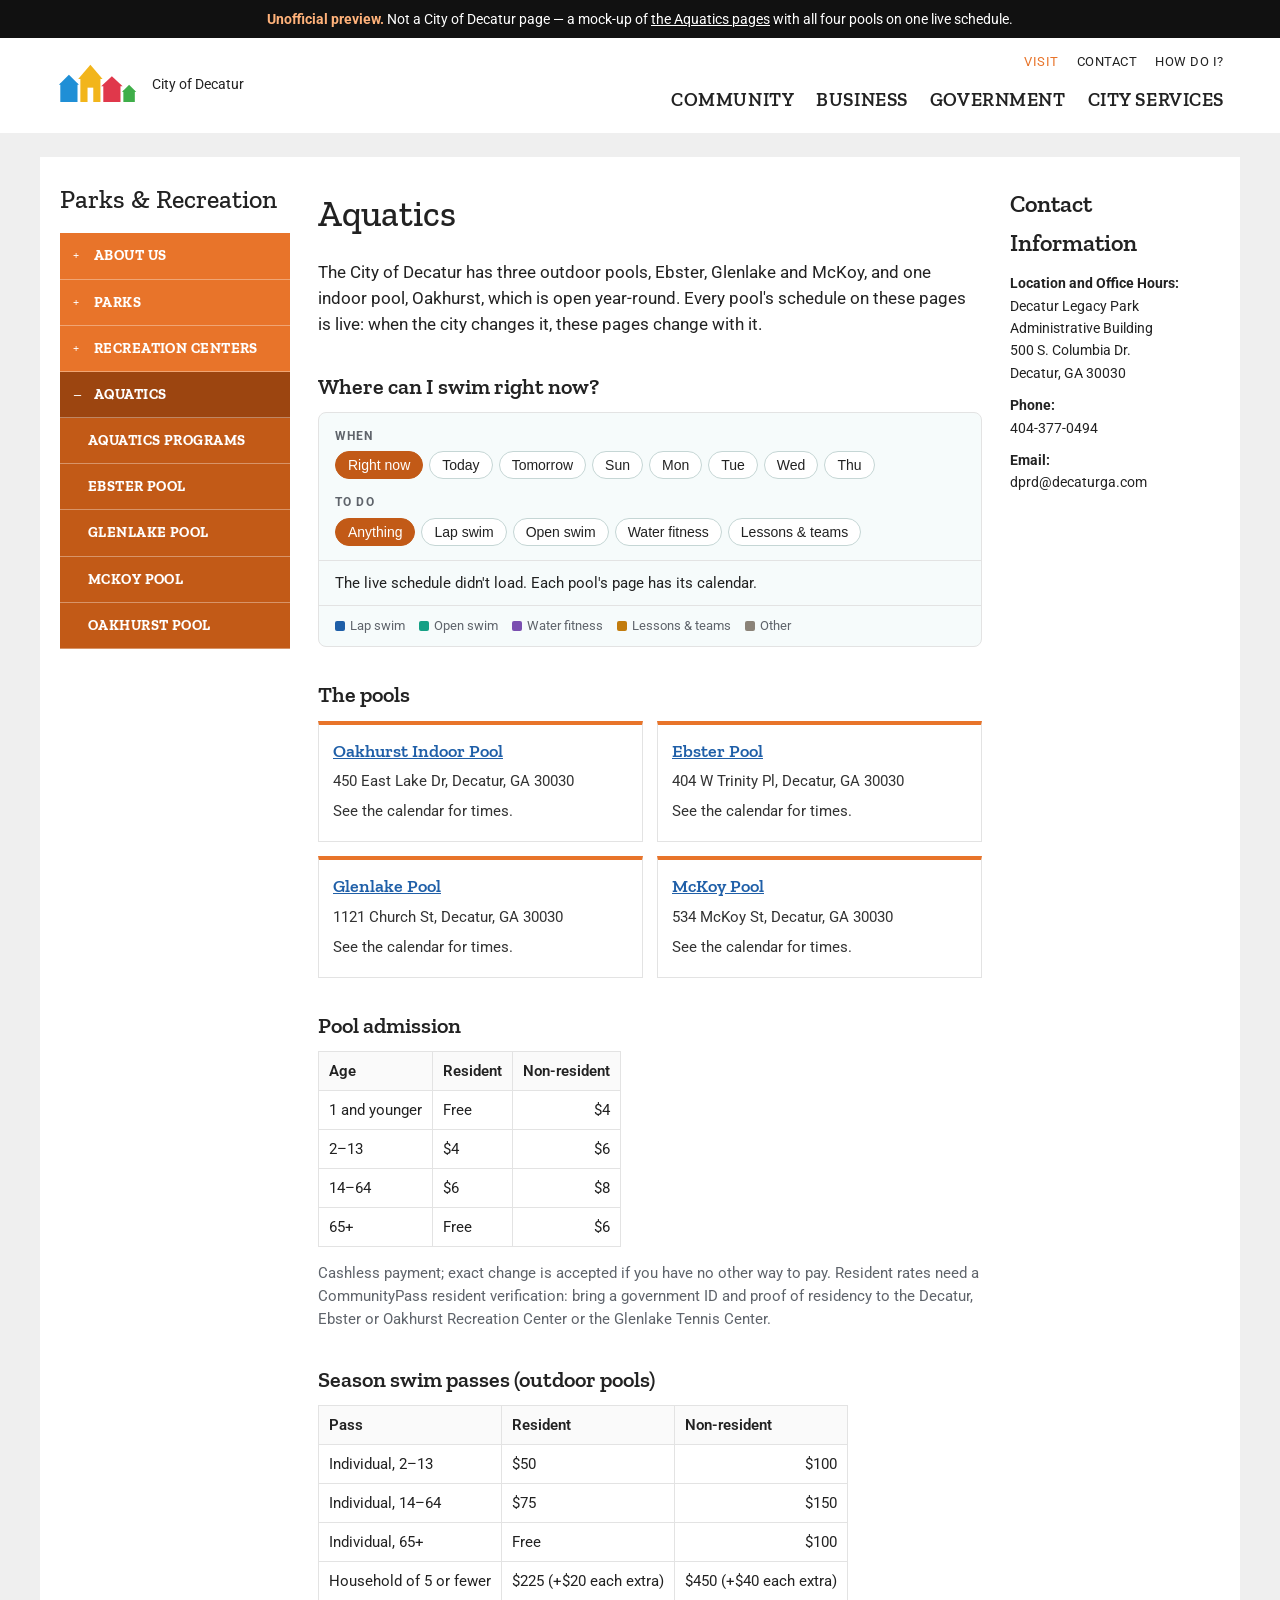
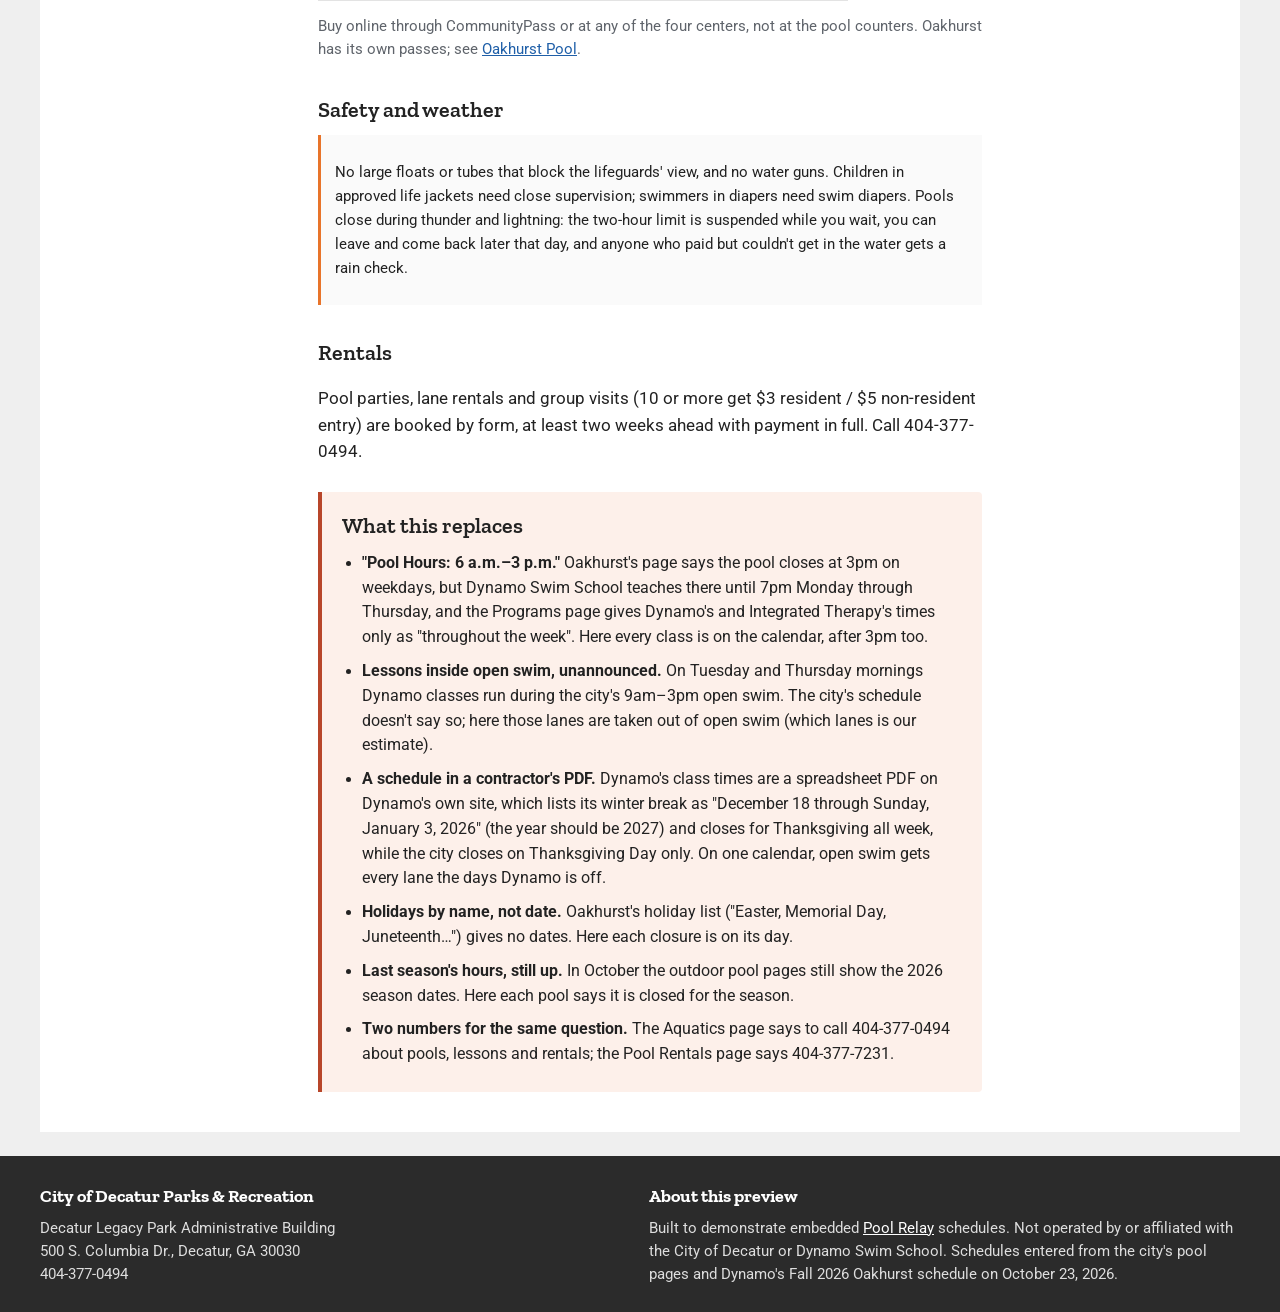
<file: index.html>
<!doctype html>
<!-- UNOFFICIAL PREVIEW. Not a City of Decatur website. A mock-up of https://www.decaturga.com/parksrec/page/aquatics
     with all four city pools on one live Pool Relay schedule. -->
<html lang="en">
<head>
<meta charset="utf-8">
<meta name="viewport" content="width=device-width, initial-scale=1">
<meta name="robots" content="noindex, nofollow">
<title>Aquatics | Decatur GA preview</title>
<link rel="preconnect" href="https://fonts.googleapis.com"><link rel="preconnect" href="https://fonts.gstatic.com" crossorigin>
<link href="https://fonts.googleapis.com/css2?family=Roboto:wght@400;500;700&family=Zilla+Slab:wght@500;600;700&display=swap" rel="stylesheet">
<link rel="stylesheet" href="style.css">
</head>
<body>
<div class="preview-note"><b>Unofficial preview.</b> Not a City of Decatur page &mdash; a mock-up of <a href="https://www.decaturga.com/parksrec/page/aquatics" target="_blank" rel="noopener noreferrer">the Aquatics pages</a> with all four pools on one live schedule.</div>
<header class="site"><div class="hdr">
  <a class="brand" href="index.html"><svg viewBox="0 0 120 70" role="img" aria-label="City of Decatur"><rect x="6" y="34" width="24" height="26" fill="#1f8fd6"/><path d="M4 36 18 22 32 36z" fill="#1f8fd6"/>
<rect x="34" y="26" width="28" height="34" fill="#f2b51b"/><path d="M31 28 48 8 65 28z" fill="#f2b51b"/><rect x="44" y="40" width="8" height="20" fill="#fff"/>
<rect x="66" y="36" width="24" height="24" fill="#e0384b"/><path d="M63 38 78 24 93 38z" fill="#e0384b"/><rect x="94" y="44" width="16" height="16" fill="#3fae49"/>
<path d="M92 46 102 36 112 46z" fill="#3fae49"/></svg><span>City of Decatur</span></a>
  <div class="right"><div class="util"><span>Visit</span><span>Contact</span><span>How do I?</span></div>
    <nav aria-label="Main"><span>Community</span><span>Business</span><span>Government</span><span>City Services</span></nav></div>
</div></header>
<div class="page">
  <aside class="side"><h2>Parks &amp; Recreation</h2><nav aria-label="Parks and Recreation"><a class="" href="#">About Us</a><a class="" href="#">Parks</a><a class="" href="#">Recreation Centers</a><a class=" open here" href="index.html">Aquatics</a><a class="sub" href="aquatics-programs.html">Aquatics Programs</a><a class="sub" href="ebster-pool.html">Ebster Pool</a><a class="sub" href="glenlake-pool.html">Glenlake Pool</a><a class="sub" href="mckoy-pool.html">McKoy Pool</a><a class="sub" href="oakhurst-pool.html">Oakhurst Pool</a></nav></aside>
  <main class="main"><h1>Aquatics</h1>
    <p class="lede">The City of Decatur has three outdoor pools, Ebster, Glenlake and McKoy, and one indoor pool, Oakhurst, which is open
      year-round. Every pool's schedule on these pages is live: when the city changes it, these pages change with it.</p>
    <h2 id="find">Where can I swim right now?</h2>
    <div id="finder" class="finder" data-view="vs5xjGaSs6tySEOx9atgBa,ZBmRARSf4O2gg8KPW9caEV,jnrkVpJQieo0lGIGlhs7v7,eP0CzodY7C1ejZGzDy5qqX" data-all-label="All pools"></div>
    <h2>The pools</h2>
    <div class="cards"><div class="card"><h3><a href="oakhurst-pool.html">Oakhurst Indoor Pool</a></h3><p class="small muted">450 East Lake Dr, Decatur, GA 30030</p>
  <p class="st" data-live="closures" data-view="vs5xjGaSs6tySEOx9atgBa" data-pool="oakhurst" data-label="Closed" hidden></p>
  <p class="small" data-live="swims" data-view="vs5xjGaSs6tySEOx9atgBa" data-pool="oakhurst">…</p></div><div class="card"><h3><a href="ebster-pool.html">Ebster Pool</a></h3><p class="small muted">404 W Trinity Pl, Decatur, GA 30030</p>
  <p class="st" data-live="closures" data-view="ZBmRARSf4O2gg8KPW9caEV" data-pool="ebster" data-label="Closed" hidden></p>
  <p class="small" data-live="swims" data-view="ZBmRARSf4O2gg8KPW9caEV" data-pool="ebster">…</p></div><div class="card"><h3><a href="glenlake-pool.html">Glenlake Pool</a></h3><p class="small muted">1121 Church St, Decatur, GA 30030</p>
  <p class="st" data-live="closures" data-view="jnrkVpJQieo0lGIGlhs7v7" data-pool="glenlake" data-label="Closed" hidden></p>
  <p class="small" data-live="swims" data-view="jnrkVpJQieo0lGIGlhs7v7" data-pool="glenlake">…</p></div><div class="card"><h3><a href="mckoy-pool.html">McKoy Pool</a></h3><p class="small muted">534 McKoy St, Decatur, GA 30030</p>
  <p class="st" data-live="closures" data-view="eP0CzodY7C1ejZGzDy5qqX" data-pool="mckoy" data-label="Closed" hidden></p>
  <p class="small" data-live="swims" data-view="eP0CzodY7C1ejZGzDy5qqX" data-pool="mckoy">…</p></div></div>

    <h2>Pool admission</h2>
    <table class="fees"><tr><th>Age</th><th>Resident</th><th>Non-resident</th></tr>
<tr><td>1 and younger</td><td>Free</td><td>$4</td></tr><tr><td>2–13</td><td>$4</td><td>$6</td></tr>
<tr><td>14–64</td><td>$6</td><td>$8</td></tr><tr><td>65+</td><td>Free</td><td>$6</td></tr></table>
<p class="small muted">Cashless payment; exact change is accepted if you have no other way to pay. Resident rates need a CommunityPass resident
verification: bring a government ID and proof of residency to the Decatur, Ebster or Oakhurst Recreation Center or the Glenlake Tennis Center.</p>
    <h2>Season swim passes (outdoor pools)</h2>
    <table class="fees"><tr><th>Pass</th><th>Resident</th><th>Non-resident</th></tr>
      <tr><td>Individual, 2–13</td><td>$50</td><td>$100</td></tr><tr><td>Individual, 14–64</td><td>$75</td><td>$150</td></tr>
      <tr><td>Individual, 65+</td><td>Free</td><td>$100</td></tr><tr><td>Household of 5 or fewer</td><td>$225 (+$20 each extra)</td><td>$450 (+$40 each extra)</td></tr></table>
    <p class="small muted">Buy online through CommunityPass or at any of the four centers, not at the pool counters. Oakhurst has its own passes; see <a href="oakhurst-pool.html">Oakhurst Pool</a>.</p>

    <h2>Safety and weather</h2>
    <div class="policy"><p>No large floats or tubes that block the lifeguards' view, and no water guns. Children in approved life jackets need close
      supervision; swimmers in diapers need swim diapers. Pools close during thunder and lightning: the two-hour limit is suspended while you wait, you
      can leave and come back later that day, and anyone who paid but couldn't get in the water gets a rain check.</p></div>

    <h2>Rentals</h2>
    <p>Pool parties, lane rentals and group visits (10 or more get $3 resident / $5 non-resident entry) are booked by form, at least two weeks ahead
      with payment in full. Call 404-377-0494.</p>

    <div class="replaces">
      <h2>What this replaces</h2>
      <ul>
        <li><b>"Pool Hours: 6 a.m.–3 p.m."</b> Oakhurst's page says the pool closes at 3pm on weekdays, but Dynamo Swim School teaches there until 7pm
          Monday through Thursday, and the Programs page gives Dynamo's and Integrated Therapy's times only as "throughout the week". Here every class
          is on the calendar, after 3pm too.</li>
        <li><b>Lessons inside open swim, unannounced.</b> On Tuesday and Thursday mornings Dynamo classes run during the city's 9am–3pm open swim. The
          city's schedule doesn't say so; here those lanes are taken out of open swim (which lanes is our estimate).</li>
        <li><b>A schedule in a contractor's PDF.</b> Dynamo's class times are a spreadsheet PDF on Dynamo's own site, which lists its winter break as
          "December 18 through Sunday, January 3, 2026" (the year should be 2027) and closes for Thanksgiving all week, while the city closes on Thanksgiving Day only.
          On one calendar, open swim gets every lane the days Dynamo is off.</li>
        <li><b>Holidays by name, not date.</b> Oakhurst's holiday list ("Easter, Memorial Day, Juneteenth…") gives no dates. Here each closure is on its day.</li>
        <li><b>Last season's hours, still up.</b> In October the outdoor pool pages still show the 2026 season dates. Here each pool says it is closed for the season.</li>
        <li><b>Two numbers for the same question.</b> The Aquatics page says to call 404-377-0494 about pools, lessons and rentals; the Pool Rentals page says 404-377-7231.</li>
      </ul>
    </div>
</main>
  <aside class="contact"><h2>Contact Information</h2><p><b>Location and Office Hours:</b>Decatur Legacy Park Administrative Building<br>500 S. Columbia Dr.<br>Decatur, GA 30030</p>
<p><b>Phone:</b>404-377-0494</p><p><b>Email:</b>dprd@decaturga.com</p></aside>
</div>
<footer class="site"><div class="in">
  <div><h4>City of Decatur Parks &amp; Recreation</h4><p>Decatur Legacy Park Administrative Building<br>500 S. Columbia Dr., Decatur, GA 30030<br>404-377-0494</p></div>
  <div><h4>About this preview</h4><p>Built to demonstrate embedded <a href="https://www.poolrelay.com" target="_blank" rel="noopener">Pool Relay</a> schedules. Not operated by or affiliated with the City of Decatur or Dynamo Swim School. Schedules entered from the city's pool pages and Dynamo's Fall 2026 Oakhurst schedule on October 23, 2026.</p></div>
</div></footer>
<script>window.POOLS = [{"slug": "oakhurst", "name": "Oakhurst Indoor Pool", "facility": "Oakhurst Indoor Pool", "area": "Decatur", "kind": "yearRound", "address": "450 East Lake Dr, Decatur, GA 30030", "phone": "404-378-2423", "href": "oakhurst-pool.html", "indoor": true}, {"slug": "ebster", "name": "Ebster Pool", "facility": "Ebster Pool", "area": "Decatur", "kind": "yearRound", "photo": "https://www.decaturga.com/sites/g/files/vyhlif13251/files/styles/full_node_primary/public/media/parksrec/image/26186/ebster_pool.jpg", "address": "404 W Trinity Pl, Decatur, GA 30030", "phone": "404-378-4906", "href": "ebster-pool.html"}, {"slug": "glenlake", "name": "Glenlake Pool", "facility": "Glenlake Pool", "area": "Decatur", "kind": "yearRound", "address": "1121 Church St, Decatur, GA 30030", "phone": "404-378-7671", "href": "glenlake-pool.html"}, {"slug": "mckoy", "name": "McKoy Pool", "facility": "McKoy Pool", "area": "Decatur", "kind": "yearRound", "photo": "https://www.decaturga.com/sites/g/files/vyhlif13251/files/styles/full_node_primary/public/media/parksrec/image/26191/mckoy_pool.jpg", "address": "534 McKoy St, Decatur, GA 30030", "phone": "", "href": "mckoy-pool.html"}];</script>
<script src="finder.js"></script>
</body>
</html>
</file>
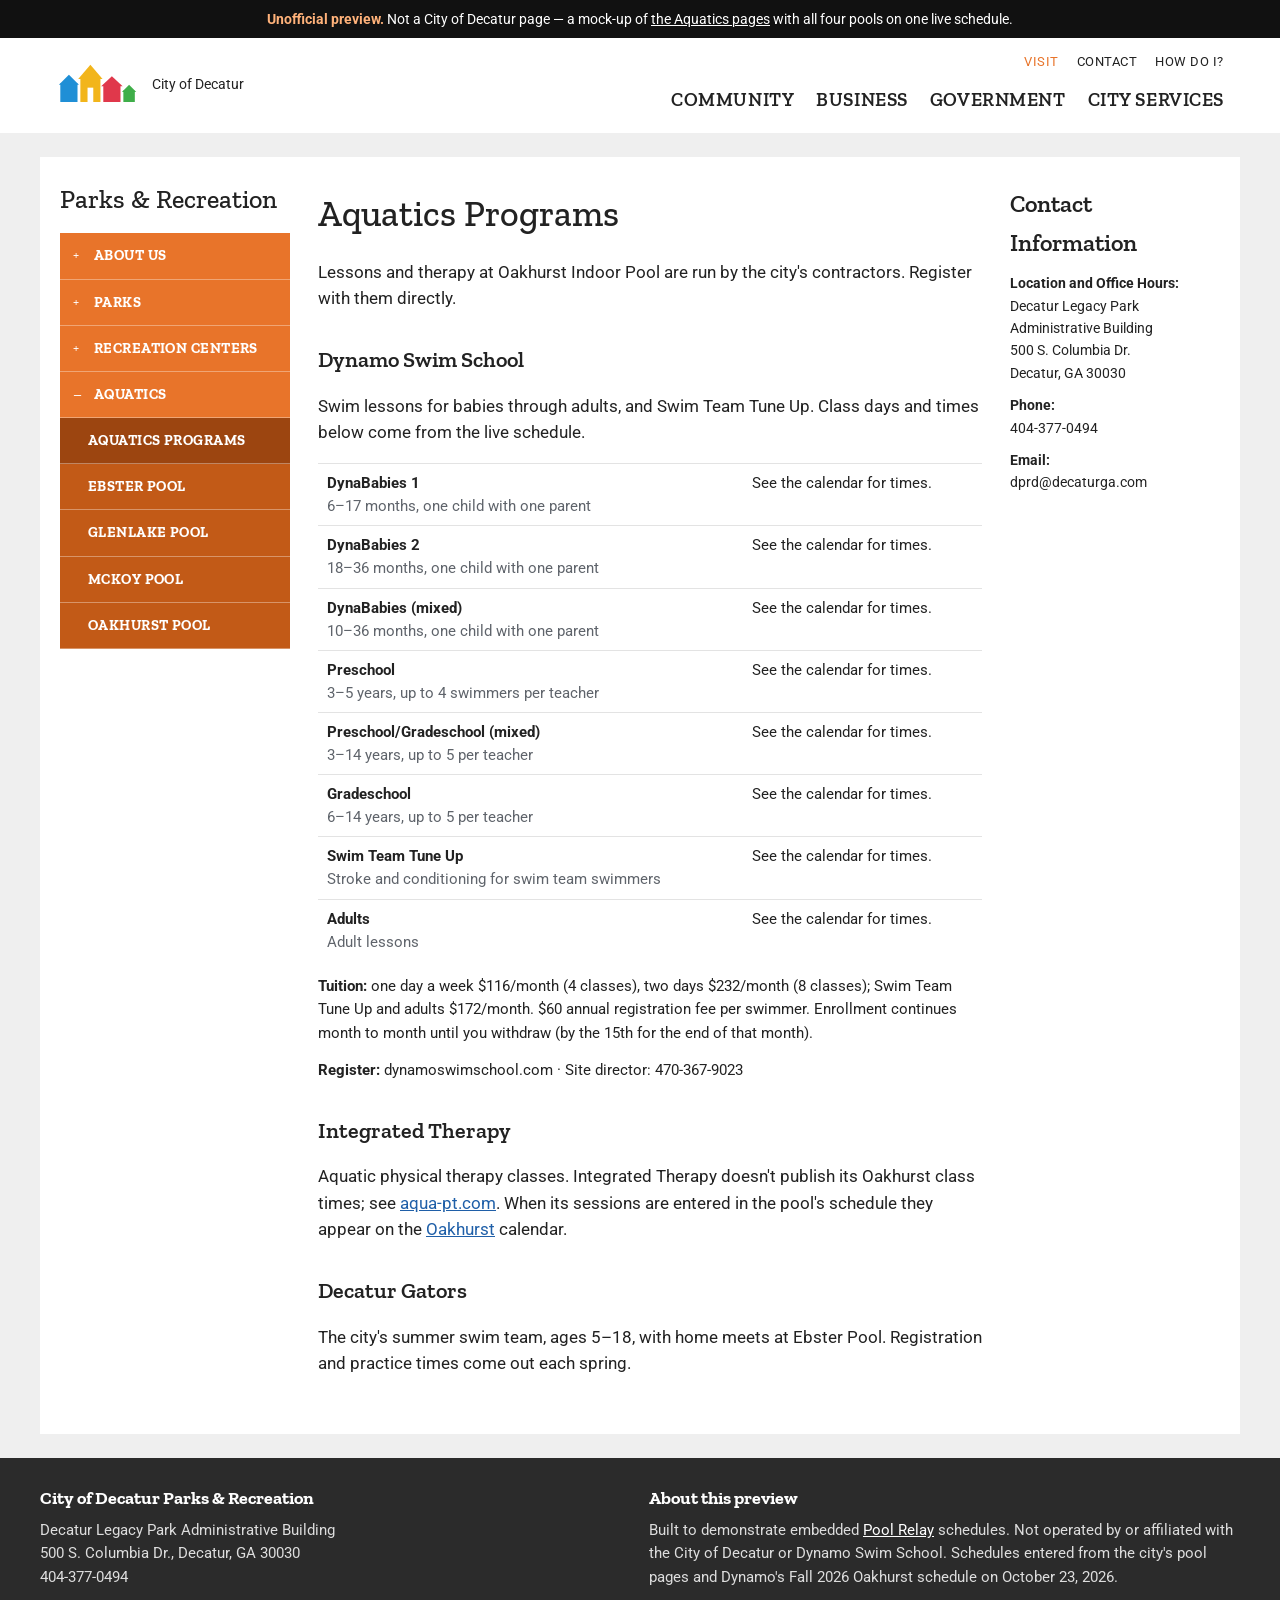
<file: aquatics-programs.html>
<!doctype html>
<!-- UNOFFICIAL PREVIEW. Not a City of Decatur website. A mock-up of https://www.decaturga.com/parksrec/page/aquatics
     with all four city pools on one live Pool Relay schedule. -->
<html lang="en">
<head>
<meta charset="utf-8">
<meta name="viewport" content="width=device-width, initial-scale=1">
<meta name="robots" content="noindex, nofollow">
<title>Aquatics Programs | Decatur GA preview</title>
<link rel="preconnect" href="https://fonts.googleapis.com"><link rel="preconnect" href="https://fonts.gstatic.com" crossorigin>
<link href="https://fonts.googleapis.com/css2?family=Roboto:wght@400;500;700&family=Zilla+Slab:wght@500;600;700&display=swap" rel="stylesheet">
<link rel="stylesheet" href="style.css">
</head>
<body>
<div class="preview-note"><b>Unofficial preview.</b> Not a City of Decatur page &mdash; a mock-up of <a href="https://www.decaturga.com/parksrec/page/aquatics" target="_blank" rel="noopener noreferrer">the Aquatics pages</a> with all four pools on one live schedule.</div>
<header class="site"><div class="hdr">
  <a class="brand" href="index.html"><svg viewBox="0 0 120 70" role="img" aria-label="City of Decatur"><rect x="6" y="34" width="24" height="26" fill="#1f8fd6"/><path d="M4 36 18 22 32 36z" fill="#1f8fd6"/>
<rect x="34" y="26" width="28" height="34" fill="#f2b51b"/><path d="M31 28 48 8 65 28z" fill="#f2b51b"/><rect x="44" y="40" width="8" height="20" fill="#fff"/>
<rect x="66" y="36" width="24" height="24" fill="#e0384b"/><path d="M63 38 78 24 93 38z" fill="#e0384b"/><rect x="94" y="44" width="16" height="16" fill="#3fae49"/>
<path d="M92 46 102 36 112 46z" fill="#3fae49"/></svg><span>City of Decatur</span></a>
  <div class="right"><div class="util"><span>Visit</span><span>Contact</span><span>How do I?</span></div>
    <nav aria-label="Main"><span>Community</span><span>Business</span><span>Government</span><span>City Services</span></nav></div>
</div></header>
<div class="page">
  <aside class="side"><h2>Parks &amp; Recreation</h2><nav aria-label="Parks and Recreation"><a class="" href="#">About Us</a><a class="" href="#">Parks</a><a class="" href="#">Recreation Centers</a><a class=" open" href="index.html">Aquatics</a><a class="sub here" href="aquatics-programs.html">Aquatics Programs</a><a class="sub" href="ebster-pool.html">Ebster Pool</a><a class="sub" href="glenlake-pool.html">Glenlake Pool</a><a class="sub" href="mckoy-pool.html">McKoy Pool</a><a class="sub" href="oakhurst-pool.html">Oakhurst Pool</a></nav></aside>
  <main class="main"><h1>Aquatics Programs</h1>
    <p class="lede">Lessons and therapy at Oakhurst Indoor Pool are run by the city's contractors. Register with them directly.</p>
    <h2>Dynamo Swim School</h2>
    <p>Swim lessons for babies through adults, and Swim Team Tune Up. Class days and times below come from the live schedule.</p>
    <div class="tblwrap"><table class="prog"><tr><th>DynaBabies 1<div class="small muted" style="font-weight:400">6–17 months, one child with one parent</div></th><td class="when" data-live="when" data-view="vs5xjGaSs6tySEOx9atgBa" data-pool="oakhurst" data-title="Swim Lessons – DynaBabies 1" data-gap="0">…</td></tr><tr><th>DynaBabies 2<div class="small muted" style="font-weight:400">18–36 months, one child with one parent</div></th><td class="when" data-live="when" data-view="vs5xjGaSs6tySEOx9atgBa" data-pool="oakhurst" data-title="Swim Lessons – DynaBabies 2" data-gap="0">…</td></tr><tr><th>DynaBabies (mixed)<div class="small muted" style="font-weight:400">10–36 months, one child with one parent</div></th><td class="when" data-live="when" data-view="vs5xjGaSs6tySEOx9atgBa" data-pool="oakhurst" data-title="Swim Lessons – DynaBabies (mixed)" data-gap="0">…</td></tr><tr><th>Preschool<div class="small muted" style="font-weight:400">3–5 years, up to 4 swimmers per teacher</div></th><td class="when" data-live="when" data-view="vs5xjGaSs6tySEOx9atgBa" data-pool="oakhurst" data-title="Swim Lessons – Preschool" data-gap="0">…</td></tr><tr><th>Preschool/Gradeschool (mixed)<div class="small muted" style="font-weight:400">3–14 years, up to 5 per teacher</div></th><td class="when" data-live="when" data-view="vs5xjGaSs6tySEOx9atgBa" data-pool="oakhurst" data-title="Swim Lessons – PS/GS (mixed)" data-gap="0">…</td></tr><tr><th>Gradeschool<div class="small muted" style="font-weight:400">6–14 years, up to 5 per teacher</div></th><td class="when" data-live="when" data-view="vs5xjGaSs6tySEOx9atgBa" data-pool="oakhurst" data-title="Swim Lessons – Gradeschool" data-gap="0">…</td></tr><tr><th>Swim Team Tune Up<div class="small muted" style="font-weight:400">Stroke and conditioning for swim team swimmers</div></th><td class="when" data-live="when" data-view="vs5xjGaSs6tySEOx9atgBa" data-pool="oakhurst" data-title="Swim Team Tune Up" data-gap="0">…</td></tr><tr><th>Adults<div class="small muted" style="font-weight:400">Adult lessons</div></th><td class="when" data-live="when" data-view="vs5xjGaSs6tySEOx9atgBa" data-pool="oakhurst" data-title="Adult Swim Lessons" data-gap="0">…</td></tr></table></div>
    <p class="small"><b>Tuition:</b> one day a week $116/month (4 classes), two days $232/month (8 classes); Swim Team Tune Up and adults $172/month.
      $60 annual registration fee per swimmer. Enrollment continues month to month until you withdraw (by the 15th for the end of that month).</p>
    <p class="small"><b>Register:</b> dynamoswimschool.com · Site director: 470-367-9023</p>
    <p class="closed" data-live="closures" data-view="vs5xjGaSs6tySEOx9atgBa" data-pool="oakhurst" data-label="Pool closed" hidden></p>
    <h2>Integrated Therapy</h2>
    <p>Aquatic physical therapy classes. Integrated Therapy doesn't publish its Oakhurst class times; see <a href="https://www.aqua-pt.com/" target="_blank" rel="noopener">aqua-pt.com</a>.
      When its sessions are entered in the pool's schedule they appear on the <a href="oakhurst-pool.html">Oakhurst</a> calendar.</p>
    <h2>Decatur Gators</h2>
    <p>The city's summer swim team, ages 5–18, with home meets at Ebster Pool. Registration and practice times come out each spring.</p>
</main>
  <aside class="contact"><h2>Contact Information</h2><p><b>Location and Office Hours:</b>Decatur Legacy Park Administrative Building<br>500 S. Columbia Dr.<br>Decatur, GA 30030</p>
<p><b>Phone:</b>404-377-0494</p><p><b>Email:</b>dprd@decaturga.com</p></aside>
</div>
<footer class="site"><div class="in">
  <div><h4>City of Decatur Parks &amp; Recreation</h4><p>Decatur Legacy Park Administrative Building<br>500 S. Columbia Dr., Decatur, GA 30030<br>404-377-0494</p></div>
  <div><h4>About this preview</h4><p>Built to demonstrate embedded <a href="https://www.poolrelay.com" target="_blank" rel="noopener">Pool Relay</a> schedules. Not operated by or affiliated with the City of Decatur or Dynamo Swim School. Schedules entered from the city's pool pages and Dynamo's Fall 2026 Oakhurst schedule on October 23, 2026.</p></div>
</div></footer>
<script>window.POOLS = [{"slug": "oakhurst", "name": "Oakhurst Indoor Pool", "facility": "Oakhurst Indoor Pool", "area": "Decatur", "kind": "yearRound", "address": "450 East Lake Dr, Decatur, GA 30030", "phone": "404-378-2423", "href": "oakhurst-pool.html", "indoor": true}, {"slug": "ebster", "name": "Ebster Pool", "facility": "Ebster Pool", "area": "Decatur", "kind": "yearRound", "photo": "https://www.decaturga.com/sites/g/files/vyhlif13251/files/styles/full_node_primary/public/media/parksrec/image/26186/ebster_pool.jpg", "address": "404 W Trinity Pl, Decatur, GA 30030", "phone": "404-378-4906", "href": "ebster-pool.html"}, {"slug": "glenlake", "name": "Glenlake Pool", "facility": "Glenlake Pool", "area": "Decatur", "kind": "yearRound", "address": "1121 Church St, Decatur, GA 30030", "phone": "404-378-7671", "href": "glenlake-pool.html"}, {"slug": "mckoy", "name": "McKoy Pool", "facility": "McKoy Pool", "area": "Decatur", "kind": "yearRound", "photo": "https://www.decaturga.com/sites/g/files/vyhlif13251/files/styles/full_node_primary/public/media/parksrec/image/26191/mckoy_pool.jpg", "address": "534 McKoy St, Decatur, GA 30030", "phone": "", "href": "mckoy-pool.html"}];</script>
<script src="finder.js"></script>
</body>
</html>
</file>
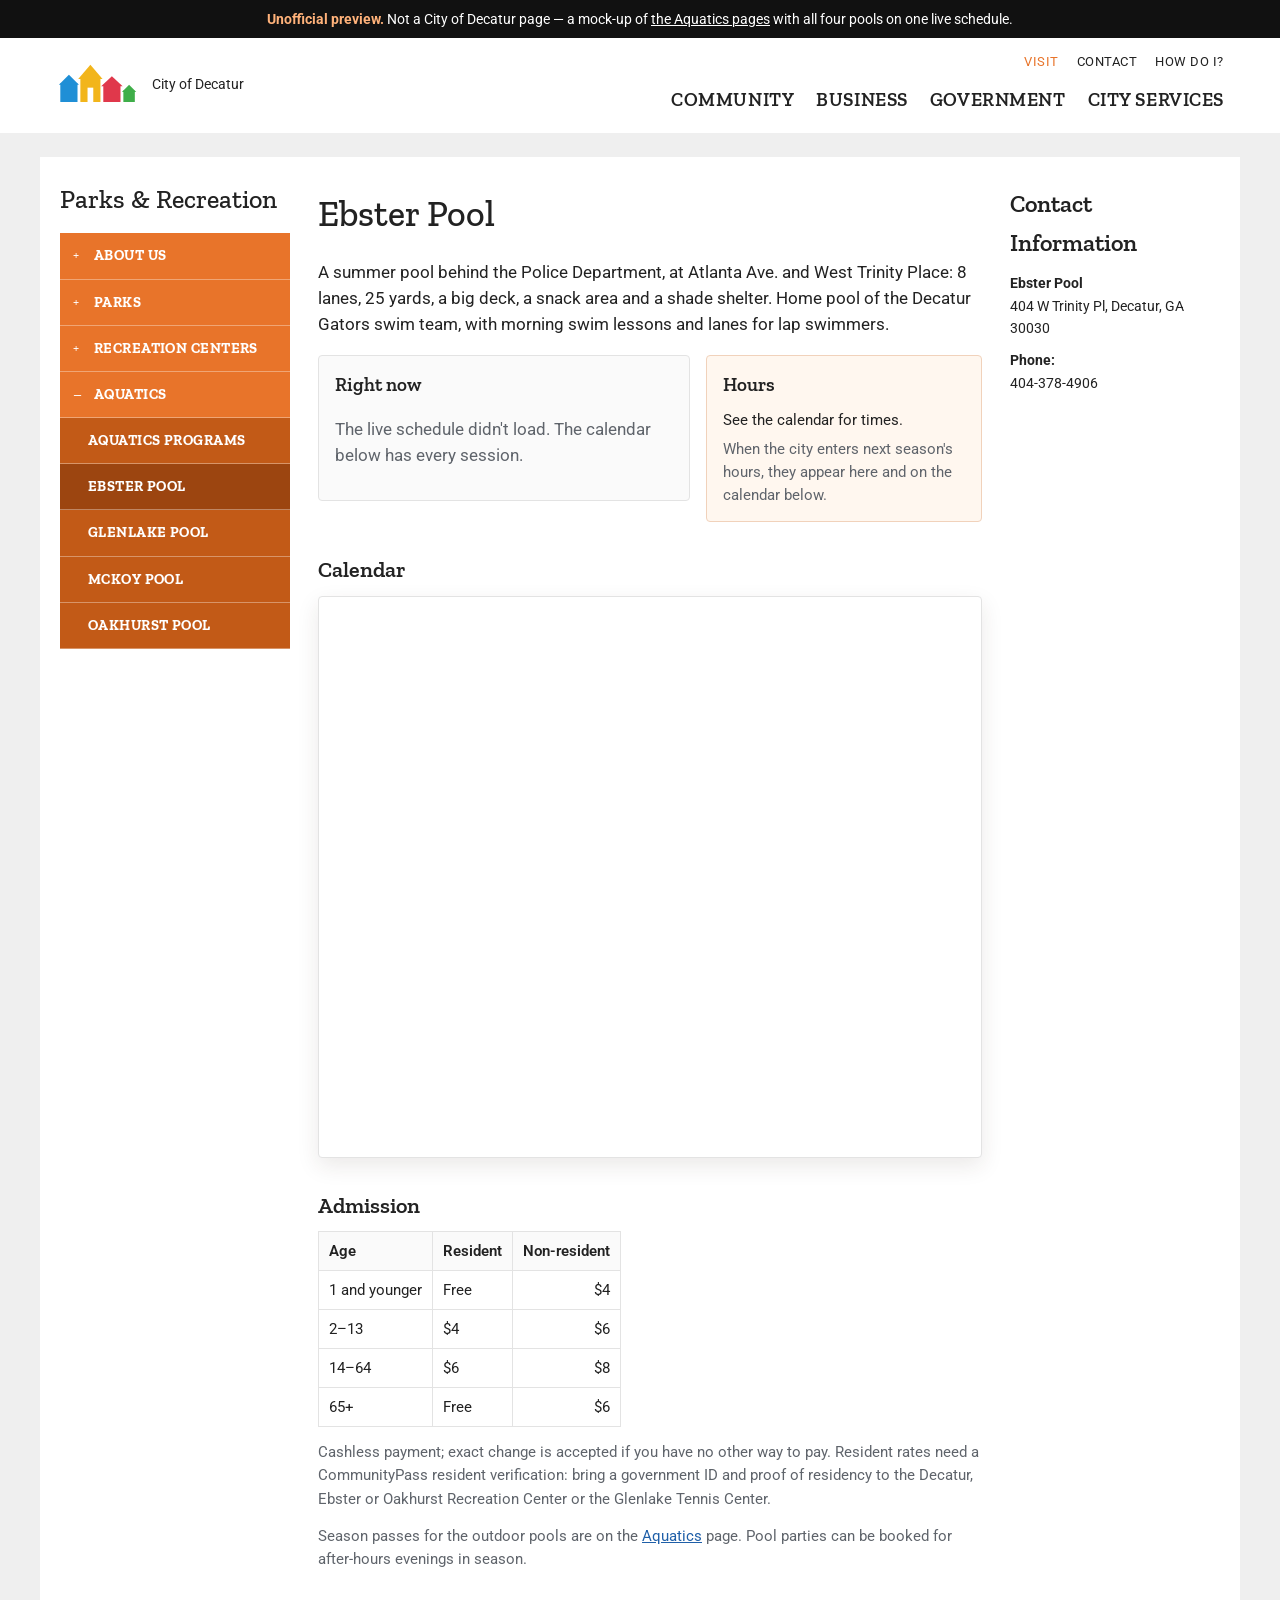
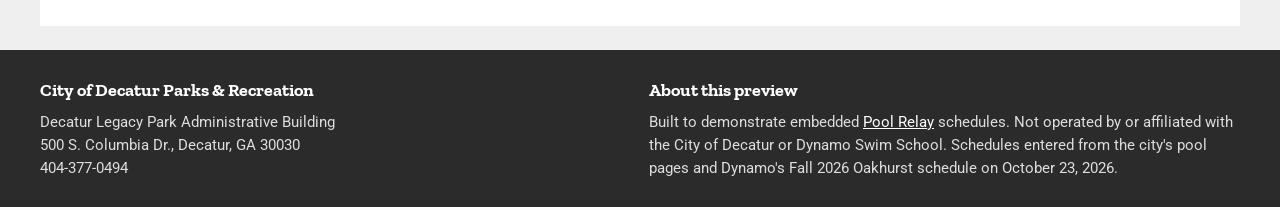
<file: ebster-pool.html>
<!doctype html>
<!-- UNOFFICIAL PREVIEW. Not a City of Decatur website. A mock-up of https://www.decaturga.com/parksrec/page/aquatics
     with all four city pools on one live Pool Relay schedule. -->
<html lang="en">
<head>
<meta charset="utf-8">
<meta name="viewport" content="width=device-width, initial-scale=1">
<meta name="robots" content="noindex, nofollow">
<title>Ebster Pool | Decatur GA preview</title>
<link rel="preconnect" href="https://fonts.googleapis.com"><link rel="preconnect" href="https://fonts.gstatic.com" crossorigin>
<link href="https://fonts.googleapis.com/css2?family=Roboto:wght@400;500;700&family=Zilla+Slab:wght@500;600;700&display=swap" rel="stylesheet">
<link rel="stylesheet" href="style.css">
</head>
<body>
<div class="preview-note"><b>Unofficial preview.</b> Not a City of Decatur page &mdash; a mock-up of <a href="https://www.decaturga.com/parksrec/page/aquatics" target="_blank" rel="noopener noreferrer">the Aquatics pages</a> with all four pools on one live schedule.</div>
<header class="site"><div class="hdr">
  <a class="brand" href="index.html"><svg viewBox="0 0 120 70" role="img" aria-label="City of Decatur"><rect x="6" y="34" width="24" height="26" fill="#1f8fd6"/><path d="M4 36 18 22 32 36z" fill="#1f8fd6"/>
<rect x="34" y="26" width="28" height="34" fill="#f2b51b"/><path d="M31 28 48 8 65 28z" fill="#f2b51b"/><rect x="44" y="40" width="8" height="20" fill="#fff"/>
<rect x="66" y="36" width="24" height="24" fill="#e0384b"/><path d="M63 38 78 24 93 38z" fill="#e0384b"/><rect x="94" y="44" width="16" height="16" fill="#3fae49"/>
<path d="M92 46 102 36 112 46z" fill="#3fae49"/></svg><span>City of Decatur</span></a>
  <div class="right"><div class="util"><span>Visit</span><span>Contact</span><span>How do I?</span></div>
    <nav aria-label="Main"><span>Community</span><span>Business</span><span>Government</span><span>City Services</span></nav></div>
</div></header>
<div class="page">
  <aside class="side"><h2>Parks &amp; Recreation</h2><nav aria-label="Parks and Recreation"><a class="" href="#">About Us</a><a class="" href="#">Parks</a><a class="" href="#">Recreation Centers</a><a class=" open" href="index.html">Aquatics</a><a class="sub" href="aquatics-programs.html">Aquatics Programs</a><a class="sub here" href="ebster-pool.html">Ebster Pool</a><a class="sub" href="glenlake-pool.html">Glenlake Pool</a><a class="sub" href="mckoy-pool.html">McKoy Pool</a><a class="sub" href="oakhurst-pool.html">Oakhurst Pool</a></nav></aside>
  <main class="main"><h1>Ebster Pool</h1>
    <p class="lede">A summer pool behind the Police Department, at Atlanta Ave. and West Trinity Place: 8 lanes, 25 yards, a big deck, a snack area and a shade shelter. Home pool of the Decatur Gators swim team, with morning swim lessons and lanes for lap swimmers.</p>
    <div class="top2">
      <section class="now" aria-live="polite"><h2>Right now</h2>
        <div id="today" data-view="ZBmRARSf4O2gg8KPW9caEV" data-pool="ebster"><p class="muted">Loading today’s schedule…</p></div></section>
      <aside class="hours"><h2>Hours</h2>
        <p class="small" style="margin:0" data-live="swims" data-view="ZBmRARSf4O2gg8KPW9caEV" data-pool="ebster">…</p>
        <p class="closed" data-live="closures" data-view="ZBmRARSf4O2gg8KPW9caEV" data-pool="ebster" data-label="Closed" hidden></p>
        <p class="small muted" style="margin:6px 0 0">When the city enters next season's hours, they appear here and on the calendar below.</p></aside>
    </div>
    <h2>Calendar</h2>
    <div class="frame"><iframe src="https://www.poolrelay.com/embed/ZBmRARSf4O2gg8KPW9caEV" height="560" title="Ebster Pool" loading="lazy"></iframe></div>
    <h2>Admission</h2>
    <table class="fees"><tr><th>Age</th><th>Resident</th><th>Non-resident</th></tr>
<tr><td>1 and younger</td><td>Free</td><td>$4</td></tr><tr><td>2–13</td><td>$4</td><td>$6</td></tr>
<tr><td>14–64</td><td>$6</td><td>$8</td></tr><tr><td>65+</td><td>Free</td><td>$6</td></tr></table>
<p class="small muted">Cashless payment; exact change is accepted if you have no other way to pay. Resident rates need a CommunityPass resident
verification: bring a government ID and proof of residency to the Decatur, Ebster or Oakhurst Recreation Center or the Glenlake Tennis Center.</p>
    <p class="small muted">Season passes for the outdoor pools are on the <a href="index.html">Aquatics</a> page. Pool parties can be booked for after-hours evenings in season.</p>
</main>
  <aside class="contact"><h2>Contact Information</h2><p><b>Ebster Pool</b>404 W Trinity Pl, Decatur, GA 30030</p><p><b>Phone:</b>404-378-4906</p></aside>
</div>
<footer class="site"><div class="in">
  <div><h4>City of Decatur Parks &amp; Recreation</h4><p>Decatur Legacy Park Administrative Building<br>500 S. Columbia Dr., Decatur, GA 30030<br>404-377-0494</p></div>
  <div><h4>About this preview</h4><p>Built to demonstrate embedded <a href="https://www.poolrelay.com" target="_blank" rel="noopener">Pool Relay</a> schedules. Not operated by or affiliated with the City of Decatur or Dynamo Swim School. Schedules entered from the city's pool pages and Dynamo's Fall 2026 Oakhurst schedule on October 23, 2026.</p></div>
</div></footer>
<script>window.POOLS = [{"slug": "oakhurst", "name": "Oakhurst Indoor Pool", "facility": "Oakhurst Indoor Pool", "area": "Decatur", "kind": "yearRound", "address": "450 East Lake Dr, Decatur, GA 30030", "phone": "404-378-2423", "href": "oakhurst-pool.html", "indoor": true}, {"slug": "ebster", "name": "Ebster Pool", "facility": "Ebster Pool", "area": "Decatur", "kind": "yearRound", "photo": "https://www.decaturga.com/sites/g/files/vyhlif13251/files/styles/full_node_primary/public/media/parksrec/image/26186/ebster_pool.jpg", "address": "404 W Trinity Pl, Decatur, GA 30030", "phone": "404-378-4906", "href": "ebster-pool.html"}, {"slug": "glenlake", "name": "Glenlake Pool", "facility": "Glenlake Pool", "area": "Decatur", "kind": "yearRound", "address": "1121 Church St, Decatur, GA 30030", "phone": "404-378-7671", "href": "glenlake-pool.html"}, {"slug": "mckoy", "name": "McKoy Pool", "facility": "McKoy Pool", "area": "Decatur", "kind": "yearRound", "photo": "https://www.decaturga.com/sites/g/files/vyhlif13251/files/styles/full_node_primary/public/media/parksrec/image/26191/mckoy_pool.jpg", "address": "534 McKoy St, Decatur, GA 30030", "phone": "", "href": "mckoy-pool.html"}];</script>
<script src="finder.js"></script>
</body>
</html>
</file>
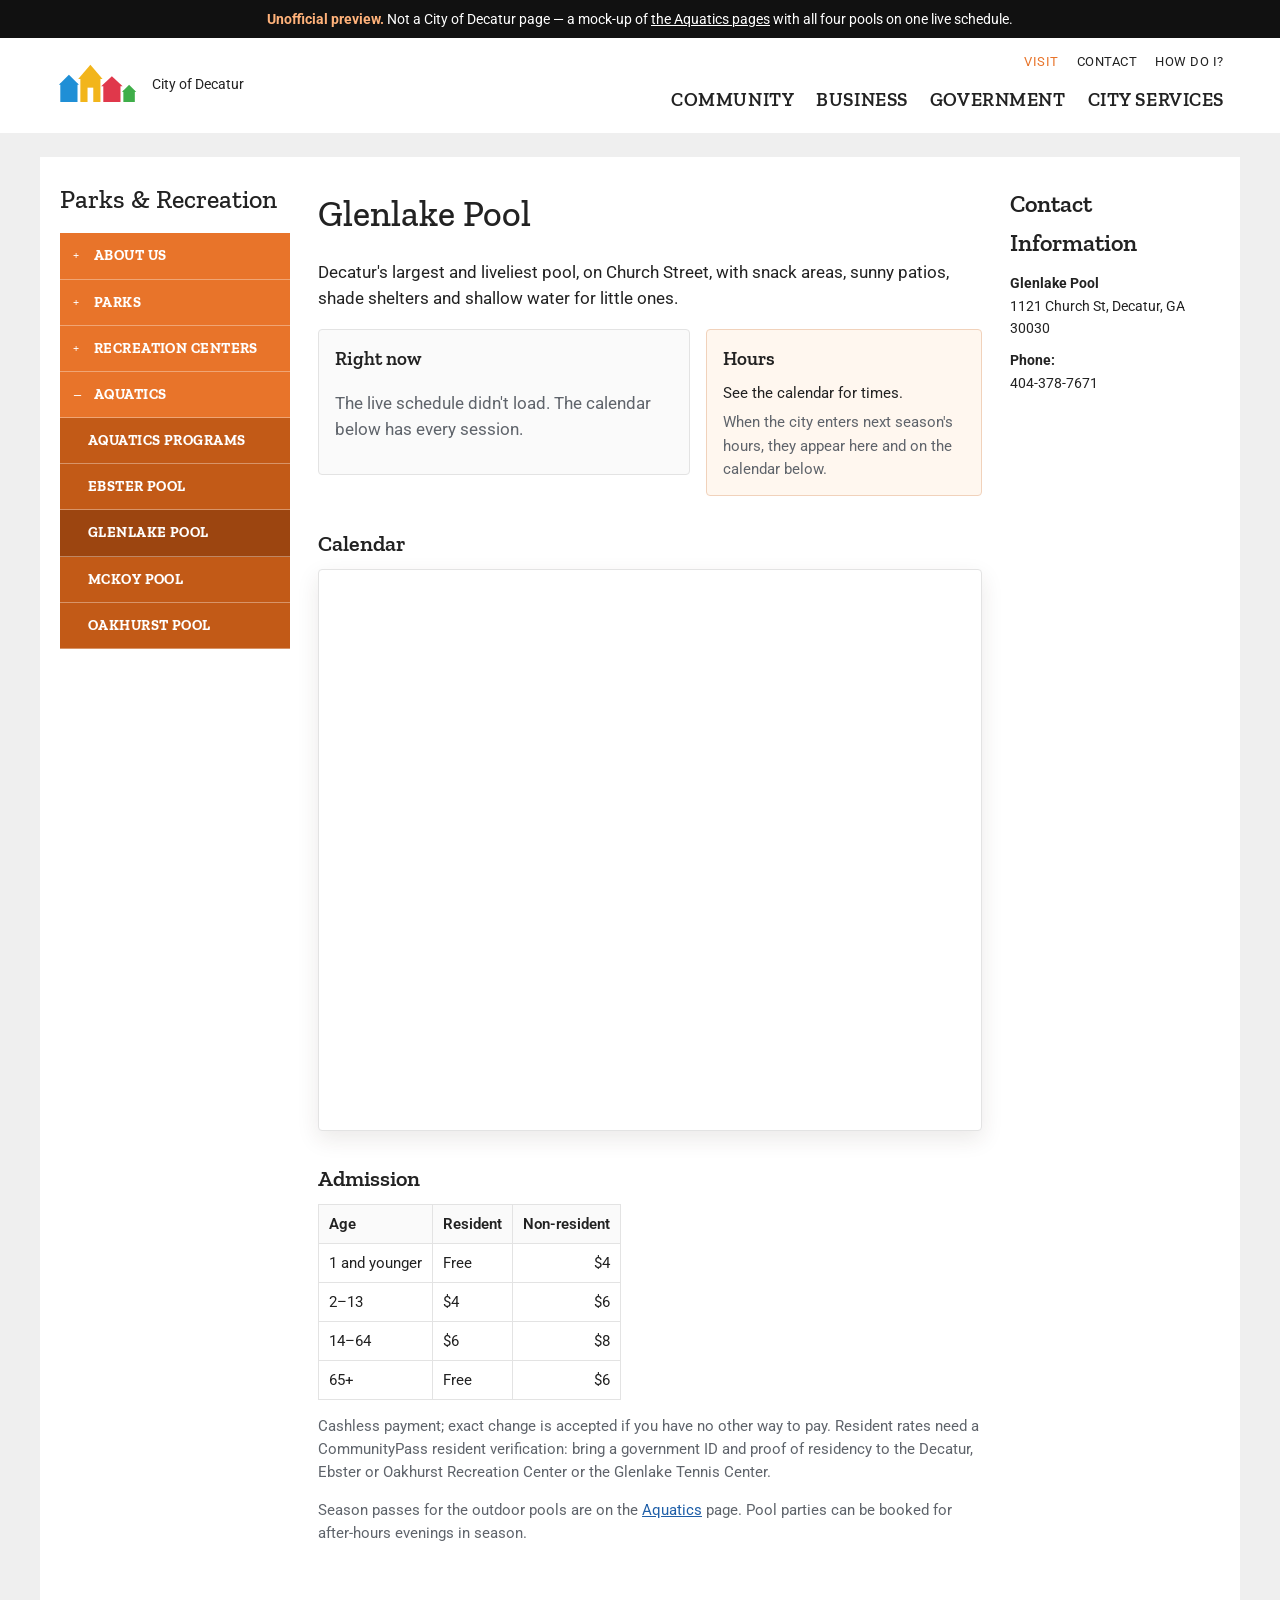
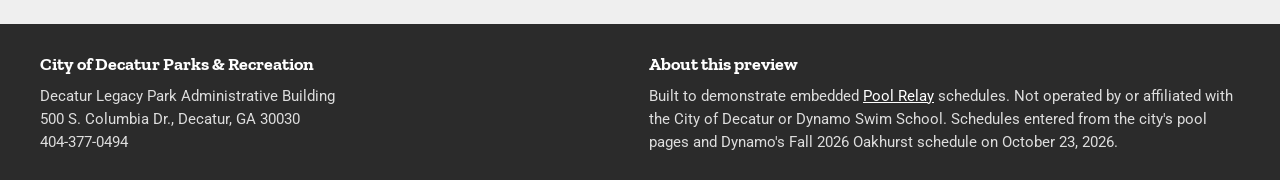
<file: glenlake-pool.html>
<!doctype html>
<!-- UNOFFICIAL PREVIEW. Not a City of Decatur website. A mock-up of https://www.decaturga.com/parksrec/page/aquatics
     with all four city pools on one live Pool Relay schedule. -->
<html lang="en">
<head>
<meta charset="utf-8">
<meta name="viewport" content="width=device-width, initial-scale=1">
<meta name="robots" content="noindex, nofollow">
<title>Glenlake Pool | Decatur GA preview</title>
<link rel="preconnect" href="https://fonts.googleapis.com"><link rel="preconnect" href="https://fonts.gstatic.com" crossorigin>
<link href="https://fonts.googleapis.com/css2?family=Roboto:wght@400;500;700&family=Zilla+Slab:wght@500;600;700&display=swap" rel="stylesheet">
<link rel="stylesheet" href="style.css">
</head>
<body>
<div class="preview-note"><b>Unofficial preview.</b> Not a City of Decatur page &mdash; a mock-up of <a href="https://www.decaturga.com/parksrec/page/aquatics" target="_blank" rel="noopener noreferrer">the Aquatics pages</a> with all four pools on one live schedule.</div>
<header class="site"><div class="hdr">
  <a class="brand" href="index.html"><svg viewBox="0 0 120 70" role="img" aria-label="City of Decatur"><rect x="6" y="34" width="24" height="26" fill="#1f8fd6"/><path d="M4 36 18 22 32 36z" fill="#1f8fd6"/>
<rect x="34" y="26" width="28" height="34" fill="#f2b51b"/><path d="M31 28 48 8 65 28z" fill="#f2b51b"/><rect x="44" y="40" width="8" height="20" fill="#fff"/>
<rect x="66" y="36" width="24" height="24" fill="#e0384b"/><path d="M63 38 78 24 93 38z" fill="#e0384b"/><rect x="94" y="44" width="16" height="16" fill="#3fae49"/>
<path d="M92 46 102 36 112 46z" fill="#3fae49"/></svg><span>City of Decatur</span></a>
  <div class="right"><div class="util"><span>Visit</span><span>Contact</span><span>How do I?</span></div>
    <nav aria-label="Main"><span>Community</span><span>Business</span><span>Government</span><span>City Services</span></nav></div>
</div></header>
<div class="page">
  <aside class="side"><h2>Parks &amp; Recreation</h2><nav aria-label="Parks and Recreation"><a class="" href="#">About Us</a><a class="" href="#">Parks</a><a class="" href="#">Recreation Centers</a><a class=" open" href="index.html">Aquatics</a><a class="sub" href="aquatics-programs.html">Aquatics Programs</a><a class="sub" href="ebster-pool.html">Ebster Pool</a><a class="sub here" href="glenlake-pool.html">Glenlake Pool</a><a class="sub" href="mckoy-pool.html">McKoy Pool</a><a class="sub" href="oakhurst-pool.html">Oakhurst Pool</a></nav></aside>
  <main class="main"><h1>Glenlake Pool</h1>
    <p class="lede">Decatur&#x27;s largest and liveliest pool, on Church Street, with snack areas, sunny patios, shade shelters and shallow water for little ones.</p>
    <div class="top2">
      <section class="now" aria-live="polite"><h2>Right now</h2>
        <div id="today" data-view="jnrkVpJQieo0lGIGlhs7v7" data-pool="glenlake"><p class="muted">Loading today’s schedule…</p></div></section>
      <aside class="hours"><h2>Hours</h2>
        <p class="small" style="margin:0" data-live="swims" data-view="jnrkVpJQieo0lGIGlhs7v7" data-pool="glenlake">…</p>
        <p class="closed" data-live="closures" data-view="jnrkVpJQieo0lGIGlhs7v7" data-pool="glenlake" data-label="Closed" hidden></p>
        <p class="small muted" style="margin:6px 0 0">When the city enters next season's hours, they appear here and on the calendar below.</p></aside>
    </div>
    <h2>Calendar</h2>
    <div class="frame"><iframe src="https://www.poolrelay.com/embed/jnrkVpJQieo0lGIGlhs7v7" height="560" title="Glenlake Pool" loading="lazy"></iframe></div>
    <h2>Admission</h2>
    <table class="fees"><tr><th>Age</th><th>Resident</th><th>Non-resident</th></tr>
<tr><td>1 and younger</td><td>Free</td><td>$4</td></tr><tr><td>2–13</td><td>$4</td><td>$6</td></tr>
<tr><td>14–64</td><td>$6</td><td>$8</td></tr><tr><td>65+</td><td>Free</td><td>$6</td></tr></table>
<p class="small muted">Cashless payment; exact change is accepted if you have no other way to pay. Resident rates need a CommunityPass resident
verification: bring a government ID and proof of residency to the Decatur, Ebster or Oakhurst Recreation Center or the Glenlake Tennis Center.</p>
    <p class="small muted">Season passes for the outdoor pools are on the <a href="index.html">Aquatics</a> page. Pool parties can be booked for after-hours evenings in season.</p>
</main>
  <aside class="contact"><h2>Contact Information</h2><p><b>Glenlake Pool</b>1121 Church St, Decatur, GA 30030</p><p><b>Phone:</b>404-378-7671</p></aside>
</div>
<footer class="site"><div class="in">
  <div><h4>City of Decatur Parks &amp; Recreation</h4><p>Decatur Legacy Park Administrative Building<br>500 S. Columbia Dr., Decatur, GA 30030<br>404-377-0494</p></div>
  <div><h4>About this preview</h4><p>Built to demonstrate embedded <a href="https://www.poolrelay.com" target="_blank" rel="noopener">Pool Relay</a> schedules. Not operated by or affiliated with the City of Decatur or Dynamo Swim School. Schedules entered from the city's pool pages and Dynamo's Fall 2026 Oakhurst schedule on October 23, 2026.</p></div>
</div></footer>
<script>window.POOLS = [{"slug": "oakhurst", "name": "Oakhurst Indoor Pool", "facility": "Oakhurst Indoor Pool", "area": "Decatur", "kind": "yearRound", "address": "450 East Lake Dr, Decatur, GA 30030", "phone": "404-378-2423", "href": "oakhurst-pool.html", "indoor": true}, {"slug": "ebster", "name": "Ebster Pool", "facility": "Ebster Pool", "area": "Decatur", "kind": "yearRound", "photo": "https://www.decaturga.com/sites/g/files/vyhlif13251/files/styles/full_node_primary/public/media/parksrec/image/26186/ebster_pool.jpg", "address": "404 W Trinity Pl, Decatur, GA 30030", "phone": "404-378-4906", "href": "ebster-pool.html"}, {"slug": "glenlake", "name": "Glenlake Pool", "facility": "Glenlake Pool", "area": "Decatur", "kind": "yearRound", "address": "1121 Church St, Decatur, GA 30030", "phone": "404-378-7671", "href": "glenlake-pool.html"}, {"slug": "mckoy", "name": "McKoy Pool", "facility": "McKoy Pool", "area": "Decatur", "kind": "yearRound", "photo": "https://www.decaturga.com/sites/g/files/vyhlif13251/files/styles/full_node_primary/public/media/parksrec/image/26191/mckoy_pool.jpg", "address": "534 McKoy St, Decatur, GA 30030", "phone": "", "href": "mckoy-pool.html"}];</script>
<script src="finder.js"></script>
</body>
</html>
</file>
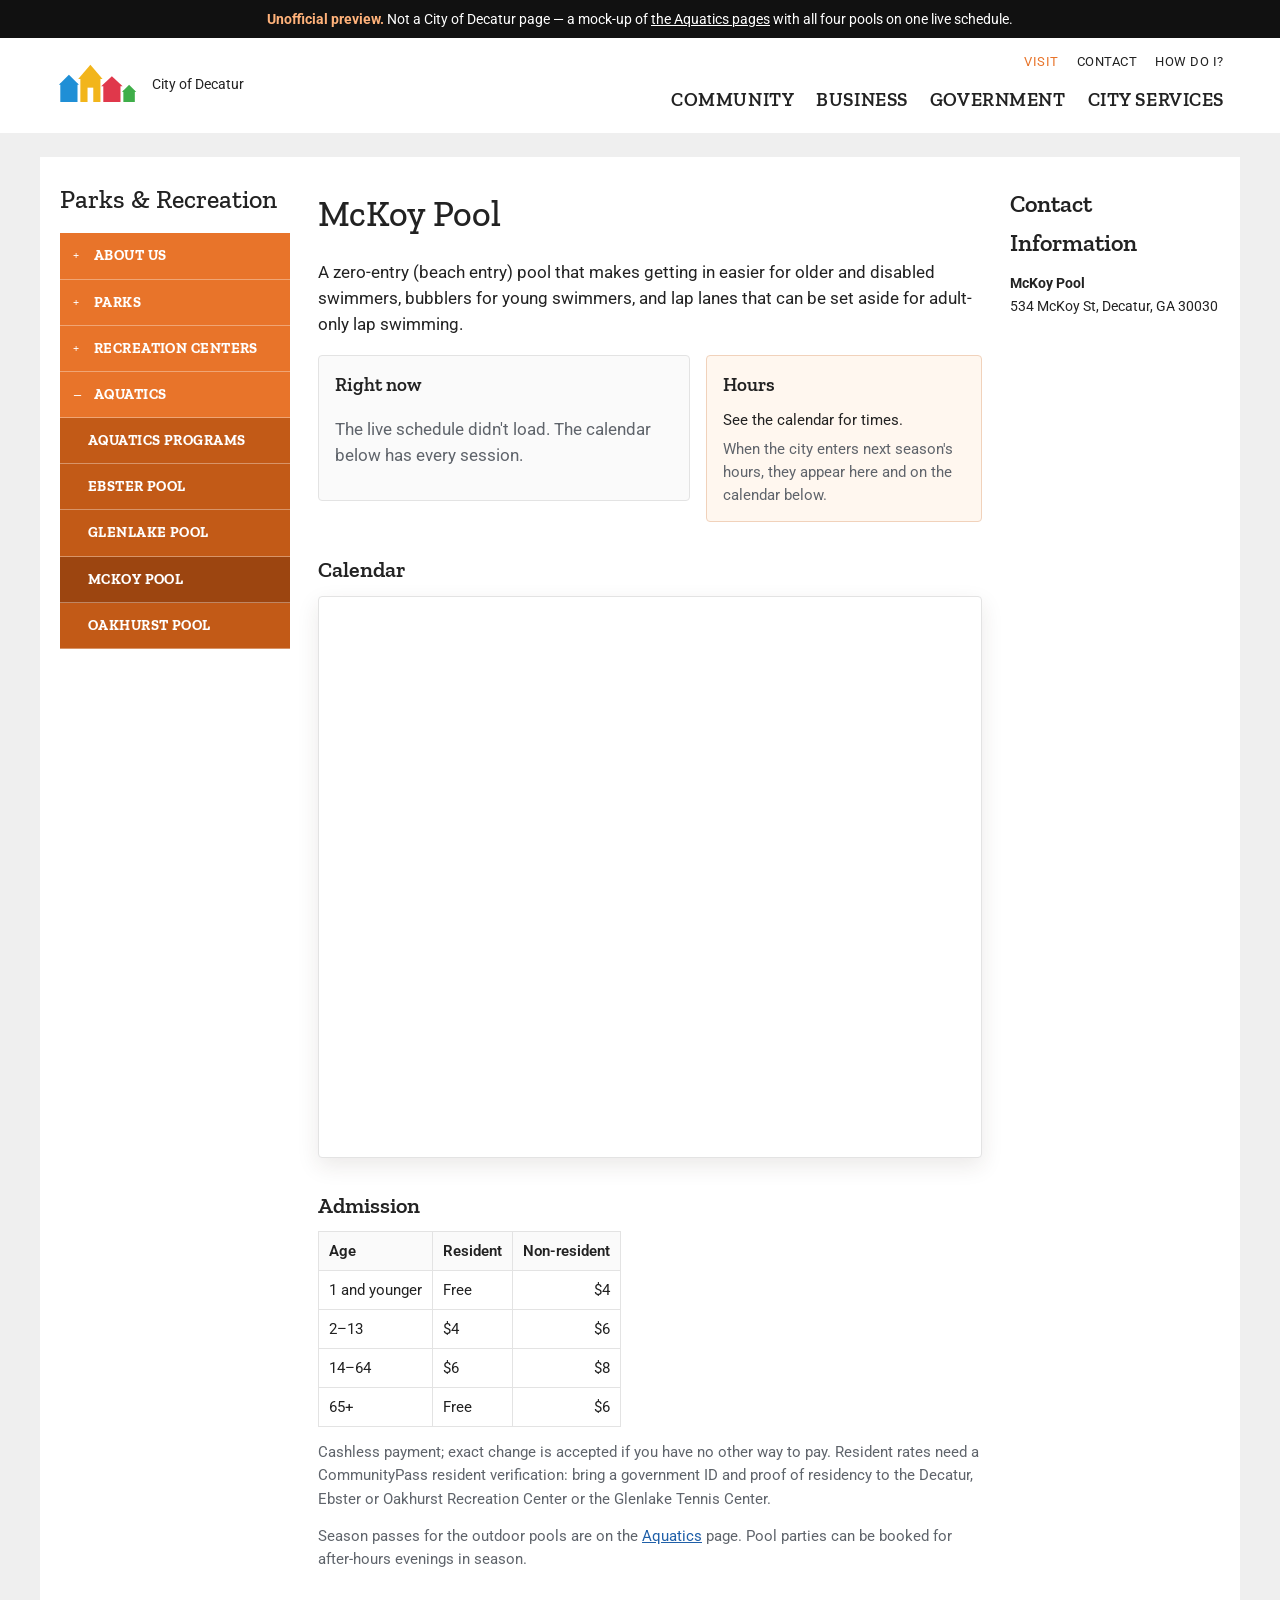
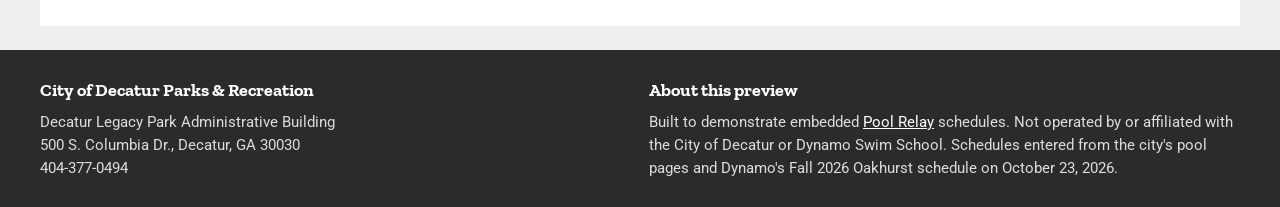
<file: mckoy-pool.html>
<!doctype html>
<!-- UNOFFICIAL PREVIEW. Not a City of Decatur website. A mock-up of https://www.decaturga.com/parksrec/page/aquatics
     with all four city pools on one live Pool Relay schedule. -->
<html lang="en">
<head>
<meta charset="utf-8">
<meta name="viewport" content="width=device-width, initial-scale=1">
<meta name="robots" content="noindex, nofollow">
<title>McKoy Pool | Decatur GA preview</title>
<link rel="preconnect" href="https://fonts.googleapis.com"><link rel="preconnect" href="https://fonts.gstatic.com" crossorigin>
<link href="https://fonts.googleapis.com/css2?family=Roboto:wght@400;500;700&family=Zilla+Slab:wght@500;600;700&display=swap" rel="stylesheet">
<link rel="stylesheet" href="style.css">
</head>
<body>
<div class="preview-note"><b>Unofficial preview.</b> Not a City of Decatur page &mdash; a mock-up of <a href="https://www.decaturga.com/parksrec/page/aquatics" target="_blank" rel="noopener noreferrer">the Aquatics pages</a> with all four pools on one live schedule.</div>
<header class="site"><div class="hdr">
  <a class="brand" href="index.html"><svg viewBox="0 0 120 70" role="img" aria-label="City of Decatur"><rect x="6" y="34" width="24" height="26" fill="#1f8fd6"/><path d="M4 36 18 22 32 36z" fill="#1f8fd6"/>
<rect x="34" y="26" width="28" height="34" fill="#f2b51b"/><path d="M31 28 48 8 65 28z" fill="#f2b51b"/><rect x="44" y="40" width="8" height="20" fill="#fff"/>
<rect x="66" y="36" width="24" height="24" fill="#e0384b"/><path d="M63 38 78 24 93 38z" fill="#e0384b"/><rect x="94" y="44" width="16" height="16" fill="#3fae49"/>
<path d="M92 46 102 36 112 46z" fill="#3fae49"/></svg><span>City of Decatur</span></a>
  <div class="right"><div class="util"><span>Visit</span><span>Contact</span><span>How do I?</span></div>
    <nav aria-label="Main"><span>Community</span><span>Business</span><span>Government</span><span>City Services</span></nav></div>
</div></header>
<div class="page">
  <aside class="side"><h2>Parks &amp; Recreation</h2><nav aria-label="Parks and Recreation"><a class="" href="#">About Us</a><a class="" href="#">Parks</a><a class="" href="#">Recreation Centers</a><a class=" open" href="index.html">Aquatics</a><a class="sub" href="aquatics-programs.html">Aquatics Programs</a><a class="sub" href="ebster-pool.html">Ebster Pool</a><a class="sub" href="glenlake-pool.html">Glenlake Pool</a><a class="sub here" href="mckoy-pool.html">McKoy Pool</a><a class="sub" href="oakhurst-pool.html">Oakhurst Pool</a></nav></aside>
  <main class="main"><h1>McKoy Pool</h1>
    <p class="lede">A zero-entry (beach entry) pool that makes getting in easier for older and disabled swimmers, bubblers for young swimmers, and lap lanes that can be set aside for adult-only lap swimming.</p>
    <div class="top2">
      <section class="now" aria-live="polite"><h2>Right now</h2>
        <div id="today" data-view="eP0CzodY7C1ejZGzDy5qqX" data-pool="mckoy"><p class="muted">Loading today’s schedule…</p></div></section>
      <aside class="hours"><h2>Hours</h2>
        <p class="small" style="margin:0" data-live="swims" data-view="eP0CzodY7C1ejZGzDy5qqX" data-pool="mckoy">…</p>
        <p class="closed" data-live="closures" data-view="eP0CzodY7C1ejZGzDy5qqX" data-pool="mckoy" data-label="Closed" hidden></p>
        <p class="small muted" style="margin:6px 0 0">When the city enters next season's hours, they appear here and on the calendar below.</p></aside>
    </div>
    <h2>Calendar</h2>
    <div class="frame"><iframe src="https://www.poolrelay.com/embed/eP0CzodY7C1ejZGzDy5qqX" height="560" title="McKoy Pool" loading="lazy"></iframe></div>
    <h2>Admission</h2>
    <table class="fees"><tr><th>Age</th><th>Resident</th><th>Non-resident</th></tr>
<tr><td>1 and younger</td><td>Free</td><td>$4</td></tr><tr><td>2–13</td><td>$4</td><td>$6</td></tr>
<tr><td>14–64</td><td>$6</td><td>$8</td></tr><tr><td>65+</td><td>Free</td><td>$6</td></tr></table>
<p class="small muted">Cashless payment; exact change is accepted if you have no other way to pay. Resident rates need a CommunityPass resident
verification: bring a government ID and proof of residency to the Decatur, Ebster or Oakhurst Recreation Center or the Glenlake Tennis Center.</p>
    <p class="small muted">Season passes for the outdoor pools are on the <a href="index.html">Aquatics</a> page. Pool parties can be booked for after-hours evenings in season.</p>
</main>
  <aside class="contact"><h2>Contact Information</h2><p><b>McKoy Pool</b>534 McKoy St, Decatur, GA 30030</p></aside>
</div>
<footer class="site"><div class="in">
  <div><h4>City of Decatur Parks &amp; Recreation</h4><p>Decatur Legacy Park Administrative Building<br>500 S. Columbia Dr., Decatur, GA 30030<br>404-377-0494</p></div>
  <div><h4>About this preview</h4><p>Built to demonstrate embedded <a href="https://www.poolrelay.com" target="_blank" rel="noopener">Pool Relay</a> schedules. Not operated by or affiliated with the City of Decatur or Dynamo Swim School. Schedules entered from the city's pool pages and Dynamo's Fall 2026 Oakhurst schedule on October 23, 2026.</p></div>
</div></footer>
<script>window.POOLS = [{"slug": "oakhurst", "name": "Oakhurst Indoor Pool", "facility": "Oakhurst Indoor Pool", "area": "Decatur", "kind": "yearRound", "address": "450 East Lake Dr, Decatur, GA 30030", "phone": "404-378-2423", "href": "oakhurst-pool.html", "indoor": true}, {"slug": "ebster", "name": "Ebster Pool", "facility": "Ebster Pool", "area": "Decatur", "kind": "yearRound", "photo": "https://www.decaturga.com/sites/g/files/vyhlif13251/files/styles/full_node_primary/public/media/parksrec/image/26186/ebster_pool.jpg", "address": "404 W Trinity Pl, Decatur, GA 30030", "phone": "404-378-4906", "href": "ebster-pool.html"}, {"slug": "glenlake", "name": "Glenlake Pool", "facility": "Glenlake Pool", "area": "Decatur", "kind": "yearRound", "address": "1121 Church St, Decatur, GA 30030", "phone": "404-378-7671", "href": "glenlake-pool.html"}, {"slug": "mckoy", "name": "McKoy Pool", "facility": "McKoy Pool", "area": "Decatur", "kind": "yearRound", "photo": "https://www.decaturga.com/sites/g/files/vyhlif13251/files/styles/full_node_primary/public/media/parksrec/image/26191/mckoy_pool.jpg", "address": "534 McKoy St, Decatur, GA 30030", "phone": "", "href": "mckoy-pool.html"}];</script>
<script src="finder.js"></script>
</body>
</html>
</file>
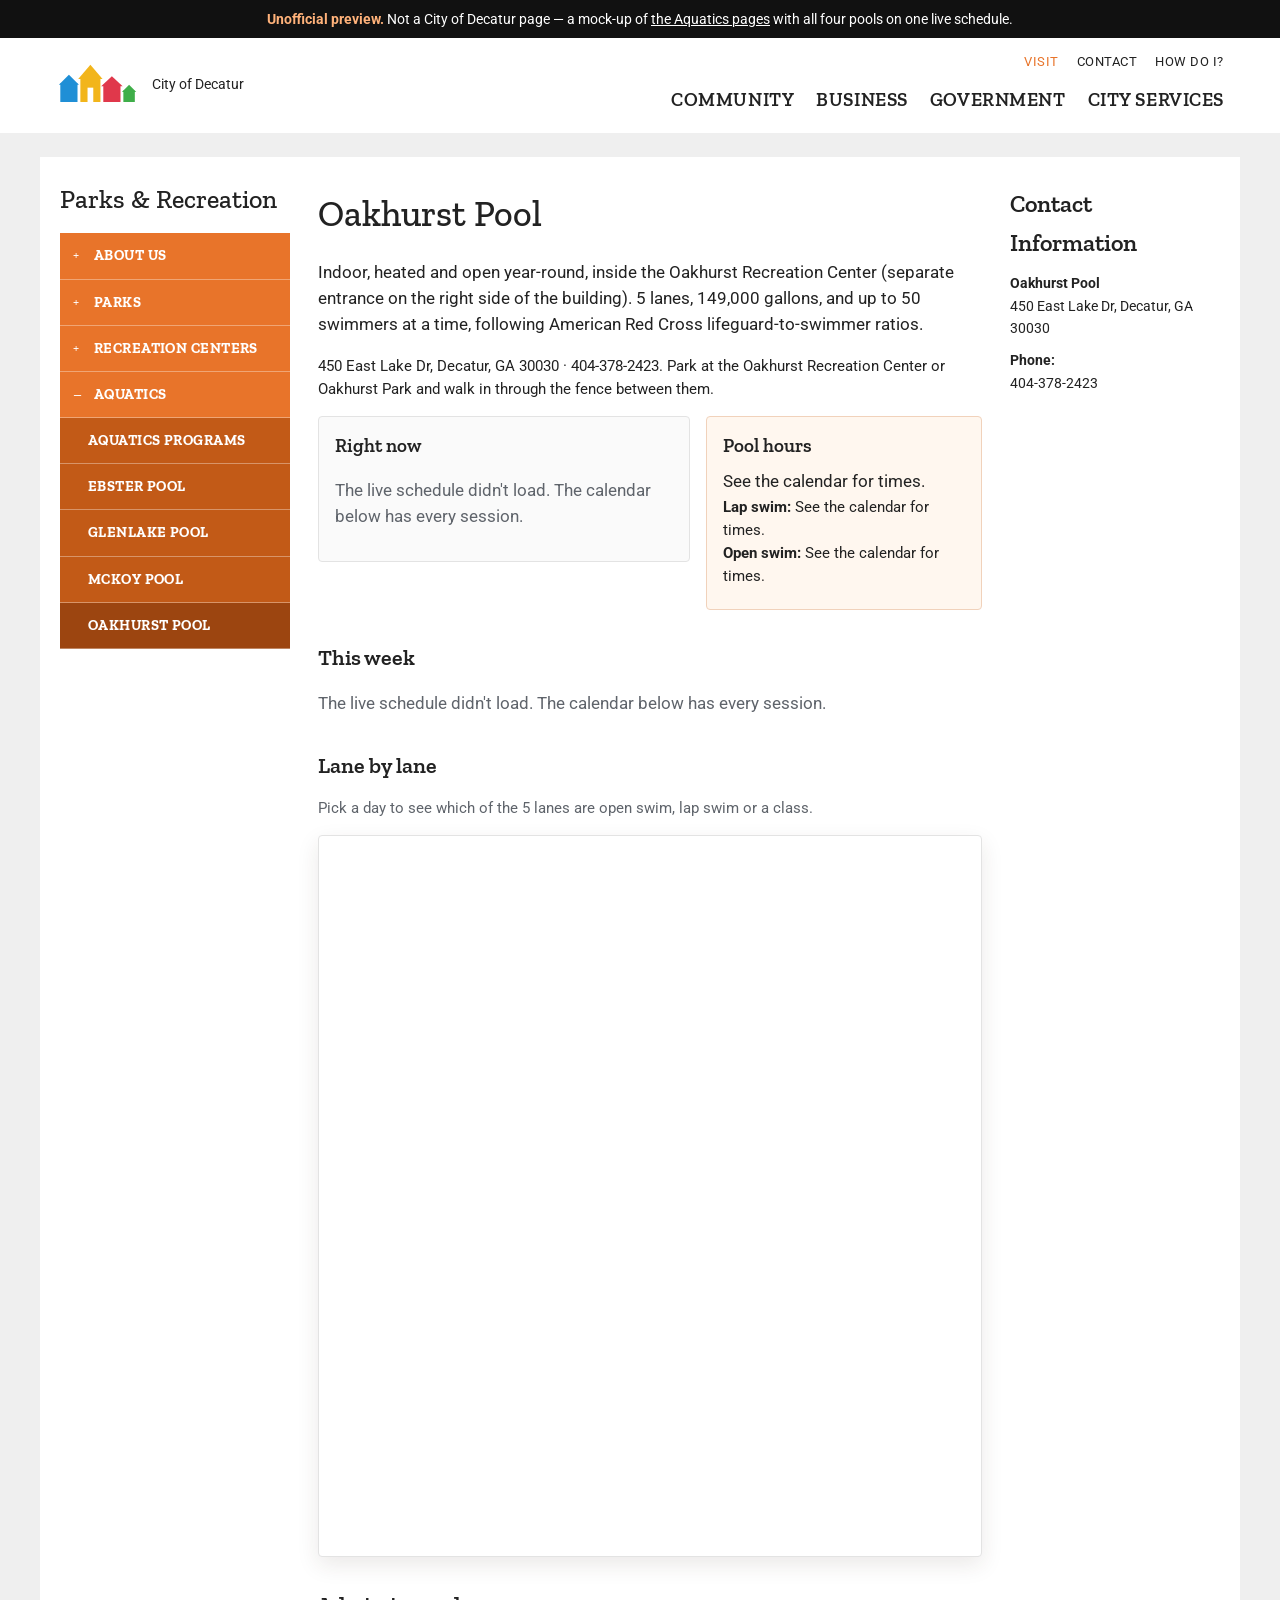
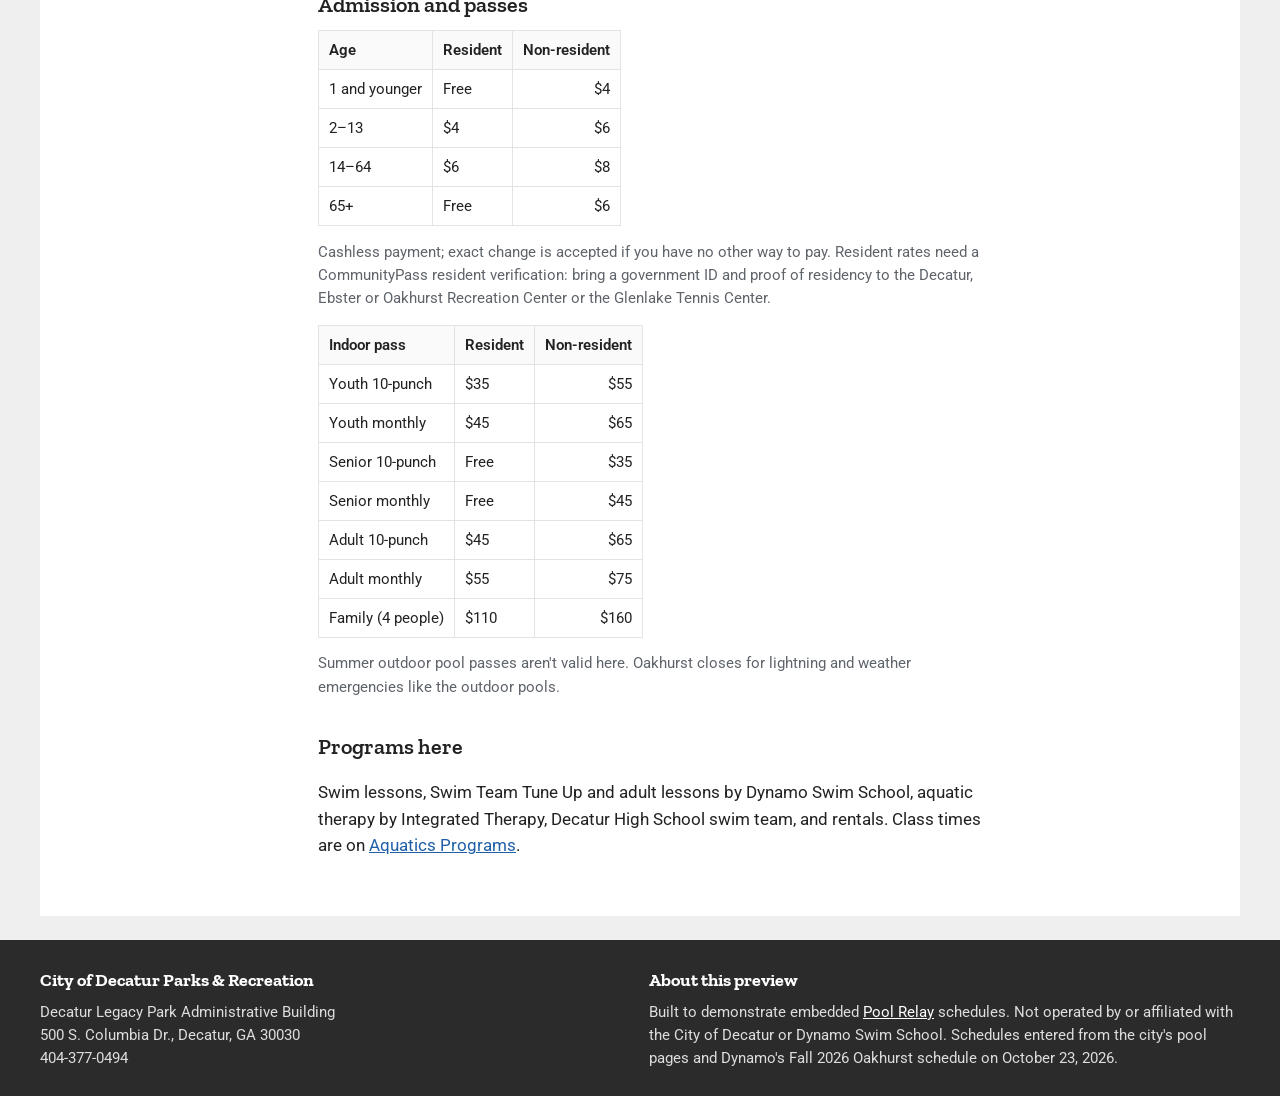
<file: oakhurst-pool.html>
<!doctype html>
<!-- UNOFFICIAL PREVIEW. Not a City of Decatur website. A mock-up of https://www.decaturga.com/parksrec/page/aquatics
     with all four city pools on one live Pool Relay schedule. -->
<html lang="en">
<head>
<meta charset="utf-8">
<meta name="viewport" content="width=device-width, initial-scale=1">
<meta name="robots" content="noindex, nofollow">
<title>Oakhurst Pool | Decatur GA preview</title>
<link rel="preconnect" href="https://fonts.googleapis.com"><link rel="preconnect" href="https://fonts.gstatic.com" crossorigin>
<link href="https://fonts.googleapis.com/css2?family=Roboto:wght@400;500;700&family=Zilla+Slab:wght@500;600;700&display=swap" rel="stylesheet">
<link rel="stylesheet" href="style.css">
</head>
<body>
<div class="preview-note"><b>Unofficial preview.</b> Not a City of Decatur page &mdash; a mock-up of <a href="https://www.decaturga.com/parksrec/page/aquatics" target="_blank" rel="noopener noreferrer">the Aquatics pages</a> with all four pools on one live schedule.</div>
<header class="site"><div class="hdr">
  <a class="brand" href="index.html"><svg viewBox="0 0 120 70" role="img" aria-label="City of Decatur"><rect x="6" y="34" width="24" height="26" fill="#1f8fd6"/><path d="M4 36 18 22 32 36z" fill="#1f8fd6"/>
<rect x="34" y="26" width="28" height="34" fill="#f2b51b"/><path d="M31 28 48 8 65 28z" fill="#f2b51b"/><rect x="44" y="40" width="8" height="20" fill="#fff"/>
<rect x="66" y="36" width="24" height="24" fill="#e0384b"/><path d="M63 38 78 24 93 38z" fill="#e0384b"/><rect x="94" y="44" width="16" height="16" fill="#3fae49"/>
<path d="M92 46 102 36 112 46z" fill="#3fae49"/></svg><span>City of Decatur</span></a>
  <div class="right"><div class="util"><span>Visit</span><span>Contact</span><span>How do I?</span></div>
    <nav aria-label="Main"><span>Community</span><span>Business</span><span>Government</span><span>City Services</span></nav></div>
</div></header>
<div class="page">
  <aside class="side"><h2>Parks &amp; Recreation</h2><nav aria-label="Parks and Recreation"><a class="" href="#">About Us</a><a class="" href="#">Parks</a><a class="" href="#">Recreation Centers</a><a class=" open" href="index.html">Aquatics</a><a class="sub" href="aquatics-programs.html">Aquatics Programs</a><a class="sub" href="ebster-pool.html">Ebster Pool</a><a class="sub" href="glenlake-pool.html">Glenlake Pool</a><a class="sub" href="mckoy-pool.html">McKoy Pool</a><a class="sub here" href="oakhurst-pool.html">Oakhurst Pool</a></nav></aside>
  <main class="main"><h1>Oakhurst Pool</h1>
    <p class="lede">Indoor, heated and open year-round, inside the Oakhurst Recreation Center (separate entrance on the right side of the building). 5 lanes, 149,000 gallons, and up to 50 swimmers at a time, following American Red Cross lifeguard-to-swimmer ratios.</p>
    <p class="small">450 East Lake Dr, Decatur, GA 30030 · 404-378-2423. Park at the Oakhurst Recreation Center or Oakhurst Park and walk in through the fence between them.</p>
    <div class="top2">
      <section class="now" aria-live="polite"><h2>Right now</h2>
        <div id="today" data-view="vs5xjGaSs6tySEOx9atgBa" data-pool="oakhurst"><p class="muted">Loading today’s schedule…</p></div></section>
      <aside class="hours"><h2>Pool hours</h2>
        <div data-live="hours" data-view="vs5xjGaSs6tySEOx9atgBa" data-pool="oakhurst" data-format="dl" data-title="Lap Swim|Open Swim"><p class="muted">…</p></div>
        <p class="small" style="margin:0"><b>Lap swim:</b> <span data-live="when" data-view="vs5xjGaSs6tySEOx9atgBa" data-pool="oakhurst" data-title="Lap Swim">…</span></p>
        <p class="small" style="margin:0 0 6px"><b>Open swim:</b> <span data-live="when" data-view="vs5xjGaSs6tySEOx9atgBa" data-pool="oakhurst" data-title="Open Swim">…</span></p>
        <div class="adjusted" data-live="exceptions" data-view="vs5xjGaSs6tySEOx9atgBa" data-pool="oakhurst" data-title="Lap Swim|Open Swim" hidden></div>
      </aside>
    </div>
    <h2>This week</h2>
    <div id="week" data-view="vs5xjGaSs6tySEOx9atgBa" data-pool="oakhurst"><p class="muted">Loading the week…</p></div>
    <h2>Lane by lane</h2>
    <p class="small muted">Pick a day to see which of the 5 lanes are open swim, lap swim or a class.</p>
    <div class="frame"><iframe src="https://www.poolrelay.com/embed/vs5xjGaSs6tySEOx9atgBa" height="720" title="Oakhurst Indoor Pool, lane by lane" loading="lazy"></iframe></div>
    <h2>Admission and passes</h2>
    <table class="fees"><tr><th>Age</th><th>Resident</th><th>Non-resident</th></tr>
<tr><td>1 and younger</td><td>Free</td><td>$4</td></tr><tr><td>2–13</td><td>$4</td><td>$6</td></tr>
<tr><td>14–64</td><td>$6</td><td>$8</td></tr><tr><td>65+</td><td>Free</td><td>$6</td></tr></table>
<p class="small muted">Cashless payment; exact change is accepted if you have no other way to pay. Resident rates need a CommunityPass resident
verification: bring a government ID and proof of residency to the Decatur, Ebster or Oakhurst Recreation Center or the Glenlake Tennis Center.</p>
    <table class="fees"><tr><th>Indoor pass</th><th>Resident</th><th>Non-resident</th></tr>
      <tr><td>Youth 10-punch</td><td>$35</td><td>$55</td></tr><tr><td>Youth monthly</td><td>$45</td><td>$65</td></tr>
      <tr><td>Senior 10-punch</td><td>Free</td><td>$35</td></tr><tr><td>Senior monthly</td><td>Free</td><td>$45</td></tr>
      <tr><td>Adult 10-punch</td><td>$45</td><td>$65</td></tr><tr><td>Adult monthly</td><td>$55</td><td>$75</td></tr>
      <tr><td>Family (4 people)</td><td>$110</td><td>$160</td></tr></table>
    <p class="small muted">Summer outdoor pool passes aren't valid here. Oakhurst closes for lightning and weather emergencies like the outdoor pools.</p>
    <h2>Programs here</h2>
    <p>Swim lessons, Swim Team Tune Up and adult lessons by Dynamo Swim School, aquatic therapy by Integrated Therapy, Decatur High School swim team, and rentals.
      Class times are on <a href="aquatics-programs.html">Aquatics Programs</a>.</p>
</main>
  <aside class="contact"><h2>Contact Information</h2><p><b>Oakhurst Pool</b>450 East Lake Dr, Decatur, GA 30030</p><p><b>Phone:</b>404-378-2423</p></aside>
</div>
<footer class="site"><div class="in">
  <div><h4>City of Decatur Parks &amp; Recreation</h4><p>Decatur Legacy Park Administrative Building<br>500 S. Columbia Dr., Decatur, GA 30030<br>404-377-0494</p></div>
  <div><h4>About this preview</h4><p>Built to demonstrate embedded <a href="https://www.poolrelay.com" target="_blank" rel="noopener">Pool Relay</a> schedules. Not operated by or affiliated with the City of Decatur or Dynamo Swim School. Schedules entered from the city's pool pages and Dynamo's Fall 2026 Oakhurst schedule on October 23, 2026.</p></div>
</div></footer>
<script>window.POOLS = [{"slug": "oakhurst", "name": "Oakhurst Indoor Pool", "facility": "Oakhurst Indoor Pool", "area": "Decatur", "kind": "yearRound", "address": "450 East Lake Dr, Decatur, GA 30030", "phone": "404-378-2423", "href": "oakhurst-pool.html", "indoor": true}, {"slug": "ebster", "name": "Ebster Pool", "facility": "Ebster Pool", "area": "Decatur", "kind": "yearRound", "photo": "https://www.decaturga.com/sites/g/files/vyhlif13251/files/styles/full_node_primary/public/media/parksrec/image/26186/ebster_pool.jpg", "address": "404 W Trinity Pl, Decatur, GA 30030", "phone": "404-378-4906", "href": "ebster-pool.html"}, {"slug": "glenlake", "name": "Glenlake Pool", "facility": "Glenlake Pool", "area": "Decatur", "kind": "yearRound", "address": "1121 Church St, Decatur, GA 30030", "phone": "404-378-7671", "href": "glenlake-pool.html"}, {"slug": "mckoy", "name": "McKoy Pool", "facility": "McKoy Pool", "area": "Decatur", "kind": "yearRound", "photo": "https://www.decaturga.com/sites/g/files/vyhlif13251/files/styles/full_node_primary/public/media/parksrec/image/26191/mckoy_pool.jpg", "address": "534 McKoy St, Decatur, GA 30030", "phone": "", "href": "mckoy-pool.html"}];</script>
<script src="finder.js"></script>
</body>
</html>
</file>
<file: style.css>
/* City of Decatur Aquatics — a working preview of decaturga.com's Aquatics pages with all four pools on
   one live schedule. Chrome after the city's theme: white header with the rooftops mark, an orange
   accordion side menu, slab-serif headings over a plain sans. */
:root{
  --orange:#e8742a; --orange-d:#c25a17; --orange-dd:#9c4510; --blue:#1f5fa8; --ink:#222; --body:#333; --muted:#5f646b;
  --rule:#e3e3e3; --paper:#fff; --wash:#efefef; --cream:#fff7ef;
  --lap:#1f5fa8; --rec:#16a085; --fit:#7a4fb0; --learn:#c27c0e; --team:#b5485d; --other:#8b8378;
  --open:#1f7a45; --soon:#b56d07; --shut:#6f7780; --rust:#b8462a; --rust-d:#8c3018; --teal:#c25a17;
}
*{box-sizing:border-box}
html{-webkit-text-size-adjust:100%}
body{margin:0;background:var(--wash);color:var(--ink);font:16.5px/1.6 Roboto,system-ui,-apple-system,"Segoe UI",sans-serif}
a{color:var(--blue)}
h1,h2,h3,.hdr nav,.side h2{font-family:"Zilla Slab",Georgia,serif}
.preview-note{background:#111;color:#fff;font-size:13.5px;line-height:1.5;padding:9px 16px;text-align:center}
.preview-note b{color:#ffb27a} .preview-note a{color:#fff}
header.site{background:#fff}
.hdr{max-width:1200px;margin:0 auto;display:flex;align-items:center;gap:24px;padding:14px 16px 18px;flex-wrap:wrap}
.brand{display:flex;align-items:center;gap:10px;text-decoration:none;color:var(--ink)}
.brand svg{width:86px;height:auto}
.brand span{font-size:14px}
.hdr .right{margin-left:auto;display:flex;flex-direction:column;align-items:flex-end;gap:12px}
.hdr .util{display:flex;gap:18px;font-size:13px;letter-spacing:.04em;text-transform:uppercase}
.hdr .util span:first-child{color:var(--orange)}
.hdr nav{display:flex;gap:22px;font-size:19px;font-weight:600;letter-spacing:.03em;text-transform:uppercase}
.page{max-width:1200px;margin:24px auto;background:#fff;padding:28px 20px 40px;display:grid;grid-template-columns:230px minmax(0,1fr) 210px;gap:28px}
.side h2{font-size:26px;font-weight:500;margin:0 0 18px;line-height:1.15}
.side nav a{display:block;background:var(--orange);color:#fff;text-decoration:none;font-family:"Zilla Slab",Georgia,serif;font-weight:700;font-size:14.5px;
  text-transform:uppercase;letter-spacing:.03em;padding:11px 14px 11px 34px;border-bottom:1px solid rgba(255,255,255,.35);position:relative}
.side nav a::before{content:"+";position:absolute;left:13px;font-weight:400}
.side nav a.open::before{content:"–"}
.side nav a.sub{background:var(--orange-d);padding-left:28px}
.side nav a.sub::before{content:""}
.side nav a.here{background:var(--orange-dd)}
.main{min-width:0}
h1{font-size:clamp(28px,3.4vw,36px);font-weight:500;margin:0 0 14px;text-wrap:balance}
h2{font-size:22px;font-weight:600;margin:30px 0 8px;text-wrap:balance}
h3{font-size:18px;font-weight:600;margin:16px 0 4px}
.lede{max-width:70ch}
.muted{color:var(--muted)} .small{font-size:14.5px}
.contact h2{font-size:24px;margin:0 0 10px}
.contact{font-size:14px} .contact p{margin:0 0 10px} .contact b{display:block}
.top2{display:grid;grid-template-columns:minmax(0,1.35fr) minmax(0,1fr);gap:16px;align-items:start;margin:14px 0}
.top2 h2{margin:0 0 8px;font-size:19px}
.now{border:1px solid var(--rule);border-radius:4px;padding:14px 16px;background:#fafafa}
.hours{border:1px solid #f1d2bb;border-radius:4px;padding:14px 16px;background:var(--cream)}
.hours dl{display:grid;grid-template-columns:auto 1fr;gap:3px 14px;margin:0 0 8px}
.hours dt{font-weight:600} .hours dd{margin:0;font-variant-numeric:tabular-nums}
.adjusted ul{margin:4px 0 0;padding-left:18px;font-size:14.5px}
.closed{color:var(--rust-d);font-size:15px;margin:6px 0}
table.fees{border-collapse:collapse;width:100%;max-width:560px;font-size:15px;margin:8px 0}
table.fees th,table.fees td{border:1px solid var(--rule);padding:7px 10px;text-align:left}
table.fees th{background:#fafafa;font-weight:600}
table.fees td + td{font-variant-numeric:tabular-nums}
.cards{display:grid;grid-template-columns:repeat(auto-fit,minmax(220px,1fr));gap:14px;margin-top:8px}
.card{border:1px solid var(--rule);border-top:4px solid var(--orange);padding:12px 14px;background:#fff}
.card h3{margin:0 0 4px} .card p{margin:0 0 6px;font-size:15px;color:var(--body)}
.card .st{font-weight:700;font-size:14.5px}
.prog{border-collapse:collapse;width:100%;font-size:15px}
.prog th,.prog td{text-align:left;padding:7px 9px;border-top:1px solid var(--rule);vertical-align:top}
.prog th{white-space:nowrap}
.prog td.when{font-variant-numeric:tabular-nums}
table.lanes{border-collapse:collapse;width:100%;font-size:15px;font-variant-numeric:tabular-nums;min-width:540px}
table.lanes th,table.lanes td{text-align:left;padding:7px 9px;border-top:1px solid var(--rule);vertical-align:top}
table.lanes thead th{font-size:12.5px;letter-spacing:.07em;text-transform:uppercase;color:var(--muted);border-top:0;font-weight:600}
table.lanes tbody th{white-space:nowrap;color:var(--orange-dd);font-weight:700}
table.lanes .k{display:inline-block;width:8px;height:8px;border-radius:2px;margin-right:5px}
.tblwrap{overflow-x:auto}
.policy{background:#fafafa;border-left:3px solid var(--orange);padding:10px 14px;font-size:15px}
.replaces{margin-top:30px;background:#fdf0ea;border-left:4px solid var(--rust);padding:16px 20px;border-radius:0 4px 4px 0}
.replaces h2{margin-top:0}
.replaces ul{margin:0;padding-left:20px}
.replaces li{margin-bottom:9px;max-width:80ch;font-size:15.5px}
footer.site{background:#2b2b2b;color:#ddd;padding:26px 16px;font-size:14.5px}
footer.site .in{max-width:1200px;margin:0 auto;display:grid;grid-template-columns:repeat(auto-fit,minmax(220px,1fr));gap:18px}
footer.site h4{font-family:"Zilla Slab",Georgia,serif;margin:0 0 6px;color:#fff;font-size:18px}
footer.site p{margin:0} footer.site a{color:#fff}
@media (max-width:1000px){ .page{grid-template-columns:200px minmax(0,1fr)} .contact{grid-column:2} }
@media (max-width:760px){
  .hdr nav,.hdr .util{display:none} .page{grid-template-columns:1fr;margin:0;padding:18px 16px 30px} .side nav{display:none}
  .side h2{display:none} .contact{grid-column:auto} .top2{grid-template-columns:1fr}
}

/* ── The finder ─────────────────────────────────────────────────────────────── */
.finder{ border:1px solid var(--rule); border-radius:8px; background:#f6fbfb }
.finder .bar{ display:flex; flex-wrap:wrap; gap:14px 22px; padding:14px 16px; border-bottom:1px solid var(--rule) }
.finder fieldset{ border:0; margin:0; padding:0; min-width:0 }
.finder legend{ font-size:11.5px; font-weight:700; letter-spacing:.1em; text-transform:uppercase; color:var(--muted); margin-bottom:6px; padding:0 }
.chips{ display:flex; flex-wrap:wrap; gap:6px }
.chip{ border:1px solid #c5d6d5; background:#fff; border-radius:999px; padding:5px 12px; font-size:14px; cursor:pointer; color:var(--ink) }
.chip[aria-pressed="true"]{ background:var(--teal); border-color:var(--teal); color:#fff }
.chip:focus-visible{ outline:3px solid #f0a26e; outline-offset:1px }
.chip.near{ border-style:dashed }
.finder .summary{ padding:10px 16px; font-size:15px; display:flex; flex-wrap:wrap; gap:6px 16px; align-items:baseline; border-bottom:1px solid var(--rule) }
.finder .summary b{ font-size:17px }

.split{ display:grid; grid-template-columns:minmax(0,1.25fr) minmax(0,1fr); min-height:560px }
.results{ list-style:none; margin:0; padding:0; max-height:720px; overflow:auto; border-right:1px solid var(--rule) }
#map{ min-height:560px; height:100%; background:#e9e4dc }

.pool{ display:grid; grid-template-columns:76px minmax(0,1fr); gap:12px; padding:13px 16px; border-bottom:1px solid var(--rule); background:#fff }
.pool:hover, .pool.hl{ background:#eef8fb }
.pool .ph{ width:76px; height:58px; border-radius:4px; background:#ddd center/cover no-repeat }
.pool h3{ margin:0; font-size:16.5px; line-height:1.3 }
.pool h3 a{ color:var(--ink); text-decoration:none }
.pool h3 a:hover{ text-decoration:underline }
.pool .where{ font-size:13.5px; color:var(--muted) }
.pool .state{ margin:5px 0 0; font-size:14.5px; font-weight:700 }
.pool .state.open{ color:var(--open) }
.pool .state.soon{ color:var(--soon) }
.pool .state.shut{ color:var(--shut) }
.pool .state .dot{ display:inline-block; width:9px; height:9px; border-radius:50%; background:currentColor; margin-right:6px; vertical-align:1px }
.pool .state.open .dot{ animation:pulse 1.6s ease-in-out infinite }
@keyframes pulse{ 50%{ opacity:.35 } }
@media (prefers-reduced-motion:reduce){ .pool .state.open .dot{ animation:none } }
.pool .sess{ margin:6px 0 0; padding:0; list-style:none; font-size:14px; display:flex; flex-direction:column; gap:2px }
.pool .sess li{ display:flex; gap:8px; align-items:baseline }
.pool .sess .t{ font-variant-numeric:tabular-nums; min-width:118px; color:#3b362f }
.pool .sess .k{ display:inline-block; width:8px; height:8px; border-radius:2px; flex:none; transform:translateY(-1px) }
.pool .sess .n{ color:var(--muted); font-size:13px }
.pool .sess li.past{ opacity:.45 }
.pool .sess li.now .t{ font-weight:700; color:var(--open) }

.tl{ position:relative; height:12px; margin:8px 0 2px; background:#e6efee; border-radius:3px; overflow:hidden }
.tl i{ position:absolute; top:0; bottom:0; border-radius:2px; opacity:.9 }
.tl .nowline{ position:absolute; top:-2px; bottom:-2px; width:2px; background:var(--ink) }
.tlscale{ display:flex; justify-content:space-between; font-size:11px; color:var(--muted); font-variant-numeric:tabular-nums }

.legend{ display:flex; flex-wrap:wrap; gap:4px 14px; font-size:13px; color:var(--muted); padding:10px 16px }
.legend span::before{ content:""; display:inline-block; width:10px; height:10px; border-radius:2px; margin-right:5px; background:var(--c); vertical-align:-1px }
.legend span{ background:none }

.k-lap{ --c:var(--lap); background:var(--lap) } .k-rec{ --c:var(--rec); background:var(--rec) }
.k-fit{ --c:var(--fit); background:var(--fit) } .k-learn{ --c:var(--learn); background:var(--learn) }
.k-team{ --c:var(--team); background:var(--team) } .k-other{ --c:#8b8378; background:#8b8378 }

.empty{ padding:22px 16px; color:var(--muted) }
.later-h{ padding:10px 16px 6px; font-size:12px; font-weight:700; letter-spacing:.1em; text-transform:uppercase; color:var(--muted); background:#f1f6f6; border-bottom:1px solid var(--rule) }

/* ── Calendar frames ──────────────────────────────────────────────────────── */
.frame{ border:1px solid var(--rule); border-radius:4px; overflow:hidden; background:#fff; box-shadow:0 8px 22px rgba(60,40,25,.10) }
.frame iframe{ display:block; width:100%; border:0 }
.cal-foot{ font-size:14px; color:var(--muted); margin:8px 0 0 }

/* ── Static lists ─────────────────────────────────────────────────────────── */
.grid-list{ display:grid; grid-template-columns:repeat(auto-fill,minmax(230px,1fr)); gap:8px 18px; list-style:none; margin:0; padding:0; font-size:14.5px }
.grid-list li span{ display:block; color:var(--muted); font-size:13px }
details.more{ border:1px solid var(--rule); border-radius:4px; margin:12px 0; background:#fff }
details.more summary{ cursor:pointer; padding:11px 14px; font-weight:700; color:var(--rust-d) }
details.more > div{ padding:4px 16px 16px }
.fees{ display:grid; grid-template-columns:repeat(auto-fit,minmax(240px,1fr)); gap:16px }
.fees table{ border-collapse:collapse; width:100%; font-size:14.5px }
.fees td{ padding:4px 0; border-bottom:1px dotted var(--rule) }
.fees td:last-child{ text-align:right; font-variant-numeric:tabular-nums }

.replaces{ margin-top:26px; background:#fdf0ea; border-left:4px solid var(--rust); padding:16px 20px; border-radius:0 4px 4px 0 }
.replaces h2{ margin-top:0 }
.replaces ul{ margin:0; padding-left:20px }
.replaces li{ margin-bottom:9px; max-width:80ch }

/* ── One pool's page ──────────────────────────────────────────────────────── */
.back{ font-size:15px; display:inline-block; margin-bottom:12px }
.today{ border:1px solid var(--rule); border-radius:8px; background:#f7fbfe; padding:12px 16px; margin:18px 0 }
.today .pool{ padding:0; border:0; background:none; grid-template-columns:minmax(0,1fr) }
.today .pool:hover{ background:none }
.finding{ margin:22px 0 0; padding:14px 18px; border-left:4px solid var(--rust); background:#fdf0ea; font-size:15px }
.finding b{ color:var(--rust-d) }
.finding ul{ margin:8px 0 0; padding-left:20px }
.finding li{ margin-bottom:6px }
.btns{ display:flex; flex-wrap:wrap; gap:8px; margin:14px 0 0 }
.btns .btn{ display:inline-block; background:var(--teal); color:#fff; border-radius:5px; padding:8px 16px; font-size:15px; text-decoration:none }
.btns .btn.ghost{ background:#fff; color:var(--teal); border:1px solid var(--teal) }


.leaflet-popup-content{ font:14px/1.45 "PT Sans", system-ui, sans-serif; margin:10px 12px }
.leaflet-popup-content b{ font-size:15px }

@media (max-width:820px){
  .split{ grid-template-columns:1fr }
  .results{ max-height:none; border-right:0 }
  #map{ min-height:320px; height:320px; order:-1; border-bottom:1px solid var(--rule) }
}
@media (max-width:420px){
  .pool{ grid-template-columns:1fr }
  .pool .ph{ display:none }
  .pool .sess .t{ min-width:104px }
}

.now .pool{ grid-template-columns:minmax(0,1fr); padding:0; border:0; background:none }
.now .pool:hover{ background:none }

/* The board here has no map: one column of pools. */
.finder .split{ grid-template-columns:1fr; min-height:0 }
.finder #map{ display:none }
.finder .results{ border-right:0; max-height:none }
</file>
